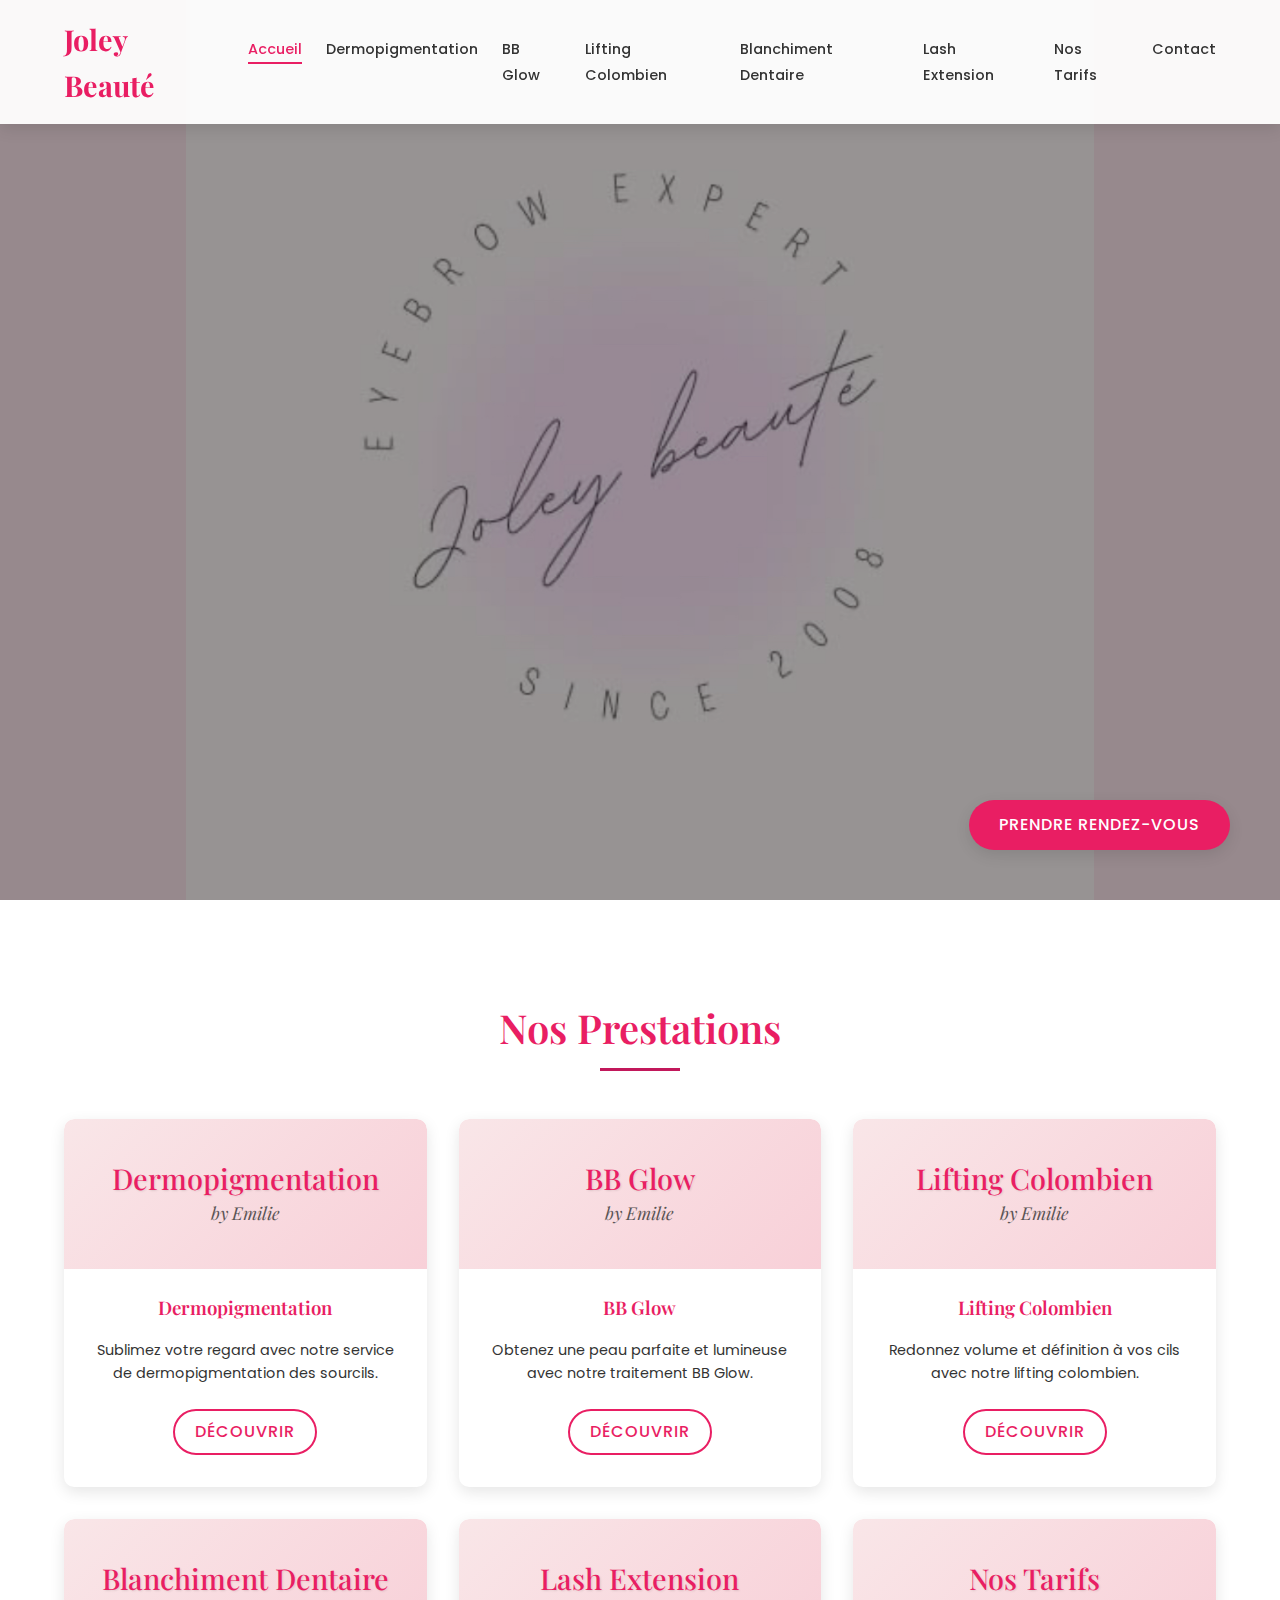
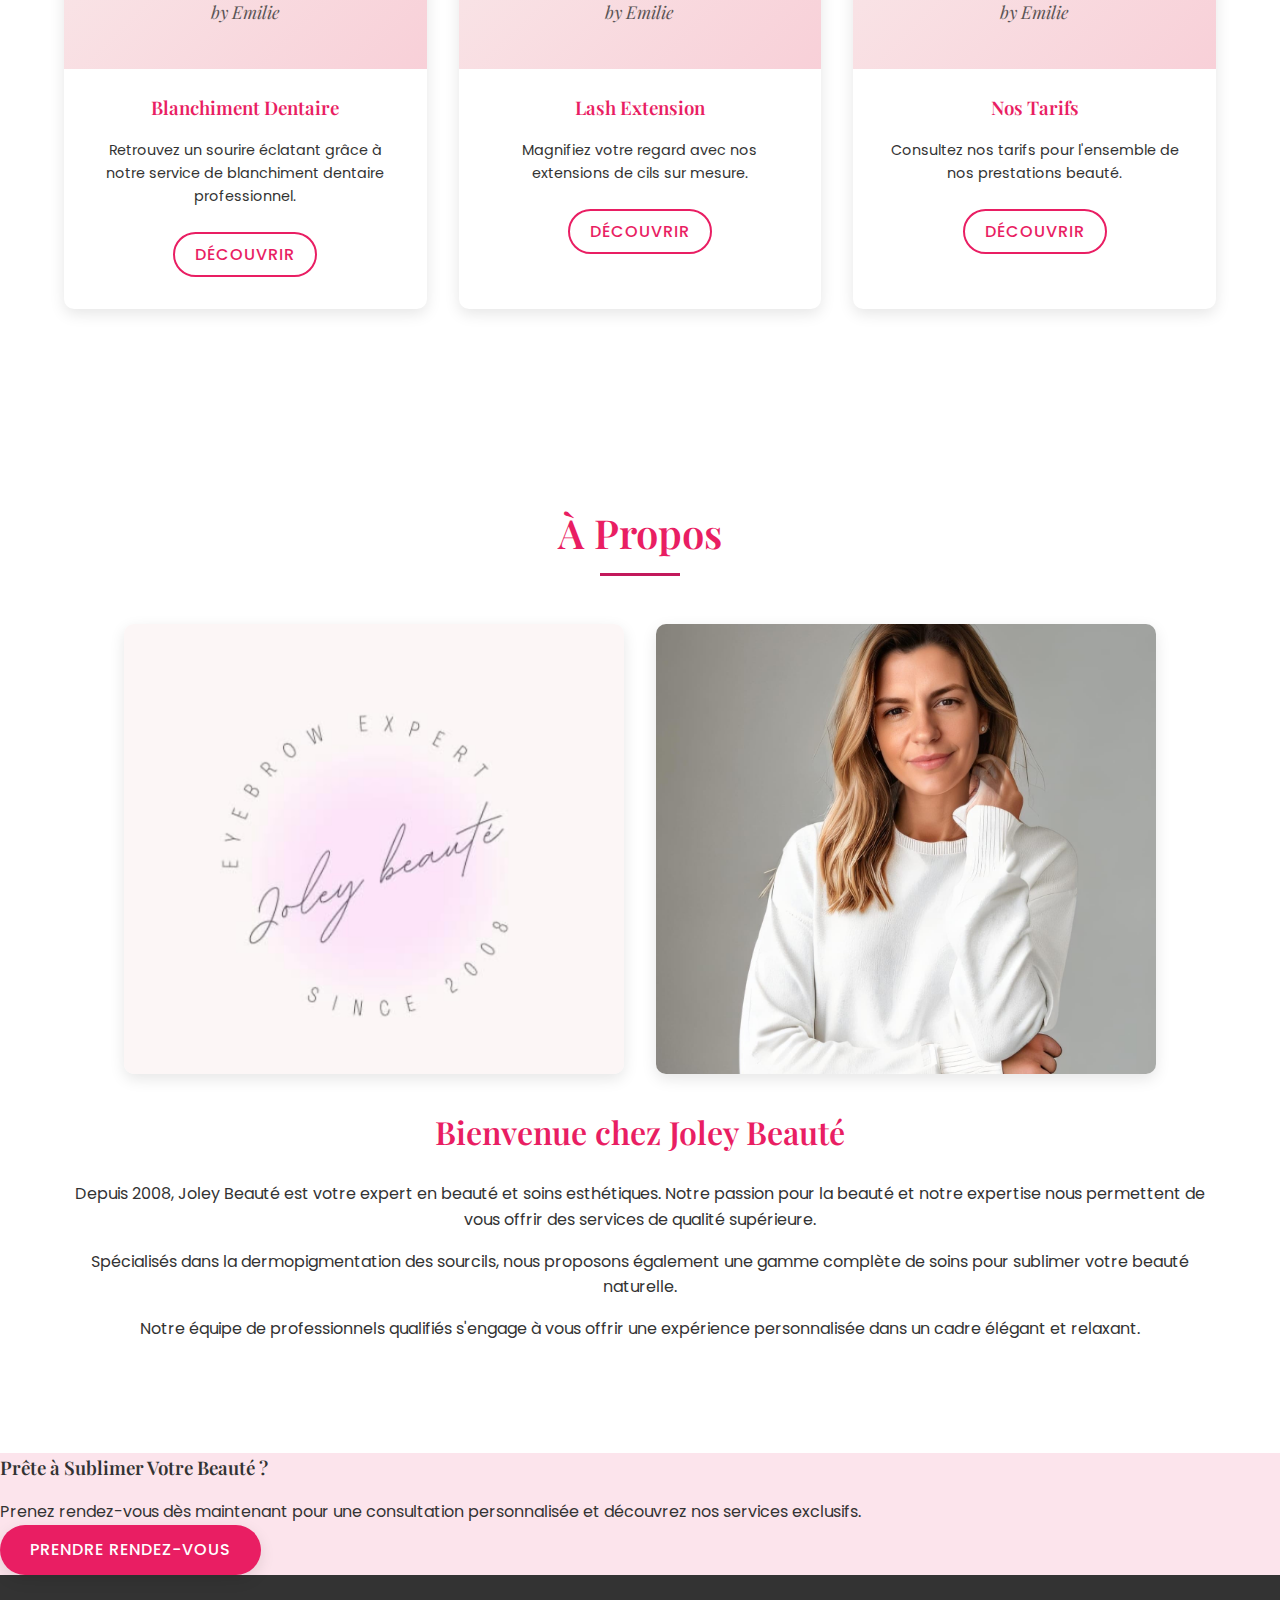
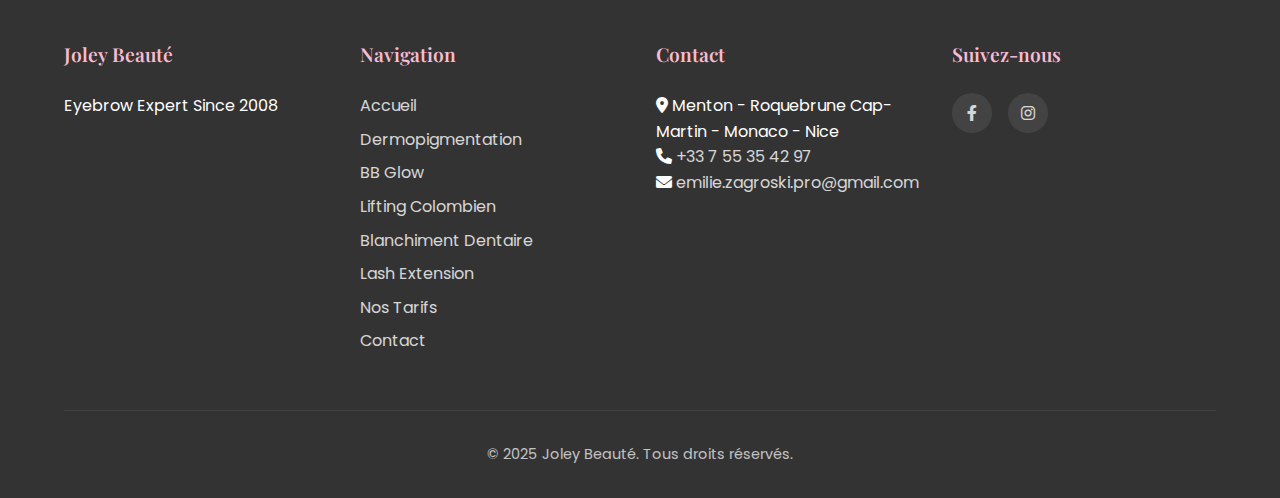
<file: index.html>
<!DOCTYPE html>
<html lang="fr">
<head>
    <meta charset="UTF-8">
    <meta name="viewport" content="width=device-width, initial-scale=1.0">
    <title>Joley Beauté - Eyebrow Expert Since 2008</title>
    <link rel="stylesheet" href="css/style.css">
    <link rel="stylesheet" href="css/service-pages.css">
    <link rel="stylesheet" href="https://cdnjs.cloudflare.com/ajax/libs/font-awesome/6.0.0/css/all.min.css">
    <link href="https://fonts.googleapis.com/css2?family=Playfair+Display:wght@400;500;600;700&family=Poppins:wght@300;400;500&display=swap" rel="stylesheet">
</head>
<body>
    <!-- Navigation -->
    <header>
        <nav class="navbar">
            <div class="logo">
                <a href="index.html">Joley Beauté</a>
            </div>
            <div class="menu-toggle">
                <span class="bar"></span>
                <span class="bar"></span>
                <span class="bar"></span>
            </div>
            <ul class="nav-menu">
                <li><a href="index.html" class="active">Accueil</a></li>
                <li><a href="dermopigmentation.html">Dermopigmentation</a></li>
                <li><a href="bb-glow.html">BB Glow</a></li>
                <li><a href="lifting-colombien.html">Lifting Colombien</a></li>
                <li><a href="blanchiment-dentaire.html">Blanchiment Dentaire</a></li>
                <li><a href="lash-extension.html">Lash Extension</a></li>
                <li><a href="tarifs.html">Nos Tarifs</a></li>
                <li><a href="contact.html">Contact</a></li>
            </ul>
        </nav>
    </header>

    <!-- Hero Section -->
    <section class="hero">
        <div class="btn-rdv-container">
            <a href="contact.html" class="btn">Prendre Rendez-vous</a>
        </div>
        <div class="video-container">
            <!-- Si une vidéo est disponible -->
            <!-- <video autoplay muted loop id="bg-video">
                <source src="assets/bg-video.mp4" type="video/mp4">
            </video> -->
            <!-- Sinon, utiliser une image -->
            <img src="assets/joley.jpg" alt="Joley Beauté" id="bg-image">
        </div>
    </section>

    <!-- Services Section -->
    <section class="services">
        <div class="section-title">
            <h2>Nos Prestations</h2>
            <div class="separator"></div>
        </div>
        <div class="services-container">
            <div class="service-box">
                <div class="service-title">
                    <div class="elegant-title-container">
                        <h2 class="elegant-title">Dermopigmentation</h2>
                        <span class="by-emilie">by Emilie</span>
                    </div>
                </div>
                <h3>Dermopigmentation</h3>
                <p>Sublimez votre regard avec notre service de dermopigmentation des sourcils.</p>
                <a href="dermopigmentation.html" class="btn-outline">Découvrir</a>
            </div>
            
            <div class="service-box">
                <div class="service-title">
                    <div class="elegant-title-container">
                        <h2 class="elegant-title">BB Glow</h2>
                        <span class="by-emilie">by Emilie</span>
                    </div>
                </div>
                <h3>BB Glow</h3>
                <p>Obtenez une peau parfaite et lumineuse avec notre traitement BB Glow.</p>
                <a href="bb-glow.html" class="btn-outline">Découvrir</a>
            </div>
            
            <div class="service-box">
                <div class="service-title">
                    <div class="elegant-title-container">
                        <h2 class="elegant-title">Lifting Colombien</h2>
                        <span class="by-emilie">by Emilie</span>
                    </div>
                </div>
                <h3>Lifting Colombien</h3>
                <p>Redonnez volume et définition à vos cils avec notre lifting colombien.</p>
                <a href="lifting-colombien.html" class="btn-outline">Découvrir</a>
            </div>
            
            <div class="service-box">
                <div class="service-title">
                    <div class="elegant-title-container">
                        <h2 class="elegant-title">Blanchiment Dentaire</h2>
                        <span class="by-emilie">by Emilie</span>
                    </div>
                </div>
                <h3>Blanchiment Dentaire</h3>
                <p>Retrouvez un sourire éclatant grâce à notre service de blanchiment dentaire professionnel.</p>
                <a href="blanchiment-dentaire.html" class="btn-outline">Découvrir</a>
            </div>
            
            <div class="service-box">
                <div class="service-title">
                    <div class="elegant-title-container">
                        <h2 class="elegant-title">Lash Extension</h2>
                        <span class="by-emilie">by Emilie</span>
                    </div>
                </div>
                <h3>Lash Extension</h3>
                <p>Magnifiez votre regard avec nos extensions de cils sur mesure.</p>
                <a href="lash-extension.html" class="btn-outline">Découvrir</a>
            </div>
            
            <div class="service-box">
                <div class="service-title">
                    <div class="elegant-title-container">
                        <h2 class="elegant-title">Nos Tarifs</h2>
                        <span class="by-emilie">by Emilie</span>
                    </div>
                </div>
                <h3>Nos Tarifs</h3>
                <p>Consultez nos tarifs pour l'ensemble de nos prestations beauté.</p>
                <a href="tarifs.html" class="btn-outline">Découvrir</a>
            </div>
        </div>
    </section>



    <!-- About Section -->
    <section class="about">
        <div class="section-title">
            <h2>À Propos</h2>
            <div class="separator"></div>
        </div>
        <div class="about-container">
            <div class="about-photos">
                <div class="about-image">
                    <img src="assets/about.jpg" alt="Joley Beauté">
                </div>
                <div class="owner-image">
                    <img src="assets/owner.JPG" alt="Emilie - Fondatrice de Joley Beauté">
                </div>
            </div>
            <div class="about-content">
                <h3>Bienvenue chez Joley Beauté</h3>
                <p>Depuis 2008, Joley Beauté est votre expert en beauté et soins esthétiques. Notre passion pour la beauté et notre expertise nous permettent de vous offrir des services de qualité supérieure.</p>
                <p>Spécialisés dans la dermopigmentation des sourcils, nous proposons également une gamme complète de soins pour sublimer votre beauté naturelle.</p>
                <p>Notre équipe de professionnels qualifiés s'engage à vous offrir une expérience personnalisée dans un cadre élégant et relaxant.</p>
            </div>
        </div>
    </section>

    <!-- Call to Action Section -->
    <section class="cta-section cta-section-styled">
        <div class="cta-content">
            <h3>Prête à Sublimer Votre Beauté ?</h3>
            <p>Prenez rendez-vous dès maintenant pour une consultation personnalisée et découvrez nos services exclusifs.</p>
            <a href="contact.html" class="btn">Prendre Rendez-vous</a>
        </div>
    </section>

    <!-- Footer -->
    <footer>
        <div class="footer-container">
            <div class="footer-section">
                <h4>Joley Beauté</h4>
                <p>Eyebrow Expert Since 2008</p>
            </div>
            <div class="footer-section">
                <h4>Navigation</h4>
                <ul>
                    <li><a href="index.html">Accueil</a></li>
                    <li><a href="dermopigmentation.html">Dermopigmentation</a></li>
                    <li><a href="bb-glow.html">BB Glow</a></li>
                    <li><a href="lifting-colombien.html">Lifting Colombien</a></li>
                    <li><a href="blanchiment-dentaire.html">Blanchiment Dentaire</a></li>
                    <li><a href="lash-extension.html">Lash Extension</a></li>
                    <li><a href="tarifs.html">Nos Tarifs</a></li>
                    <li><a href="contact.html">Contact</a></li>
                </ul>
            </div>
            <div class="footer-section">
                <h4>Contact</h4>
                <p><i class="fas fa-map-marker-alt"></i> Menton - Roquebrune Cap-Martin - Monaco - Nice</p>
                <p><i class="fas fa-phone"></i> <a href="tel:+33755354297">+33 7 55 35 42 97</a></p>
                <p><i class="fas fa-envelope"></i> <a href="mailto:emilie.zagroski.pro@gmail.com">emilie.zagroski.pro@gmail.com</a></p>
            </div>
            <div class="footer-section">
                <h4>Suivez-nous</h4>
                <div class="social-icons">
                    <a href="#" target="_blank" title="Suivez-nous sur Facebook"><i class="fab fa-facebook-f"></i></a>
                    <a href="https://www.instagram.com/joleybeaute?utm_source=ig_web_button_share_sheet&igsh=ZDNlZDc0MzIxNw==" target="_blank" rel="noopener" title="Suivez-nous sur Instagram"><i class="fab fa-instagram"></i></a>
                </div>
            </div>
        </div>
        <div class="copyright">
            <p>&copy; 2025 Joley Beauté. Tous droits réservés.</p>
        </div>
    </footer>

    <script src="js/script.js"></script>
</body>
</html>
</file>
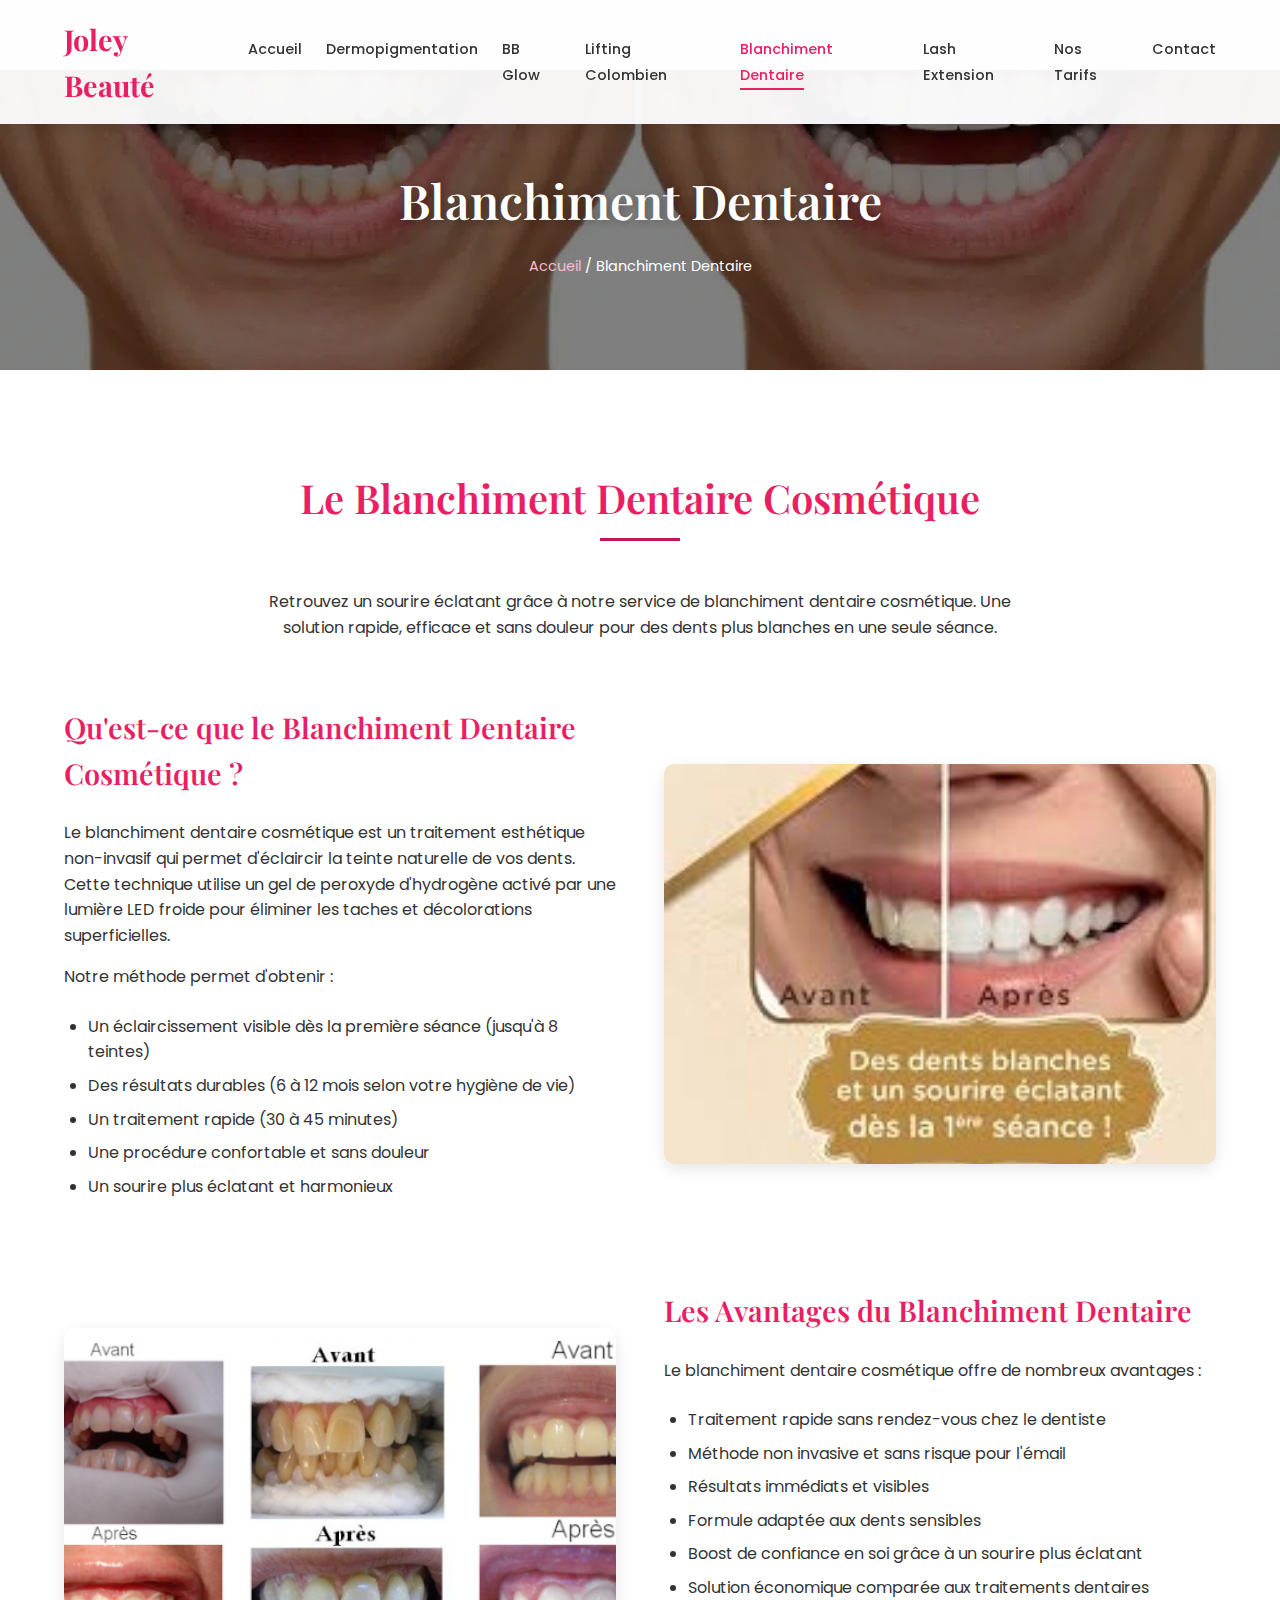
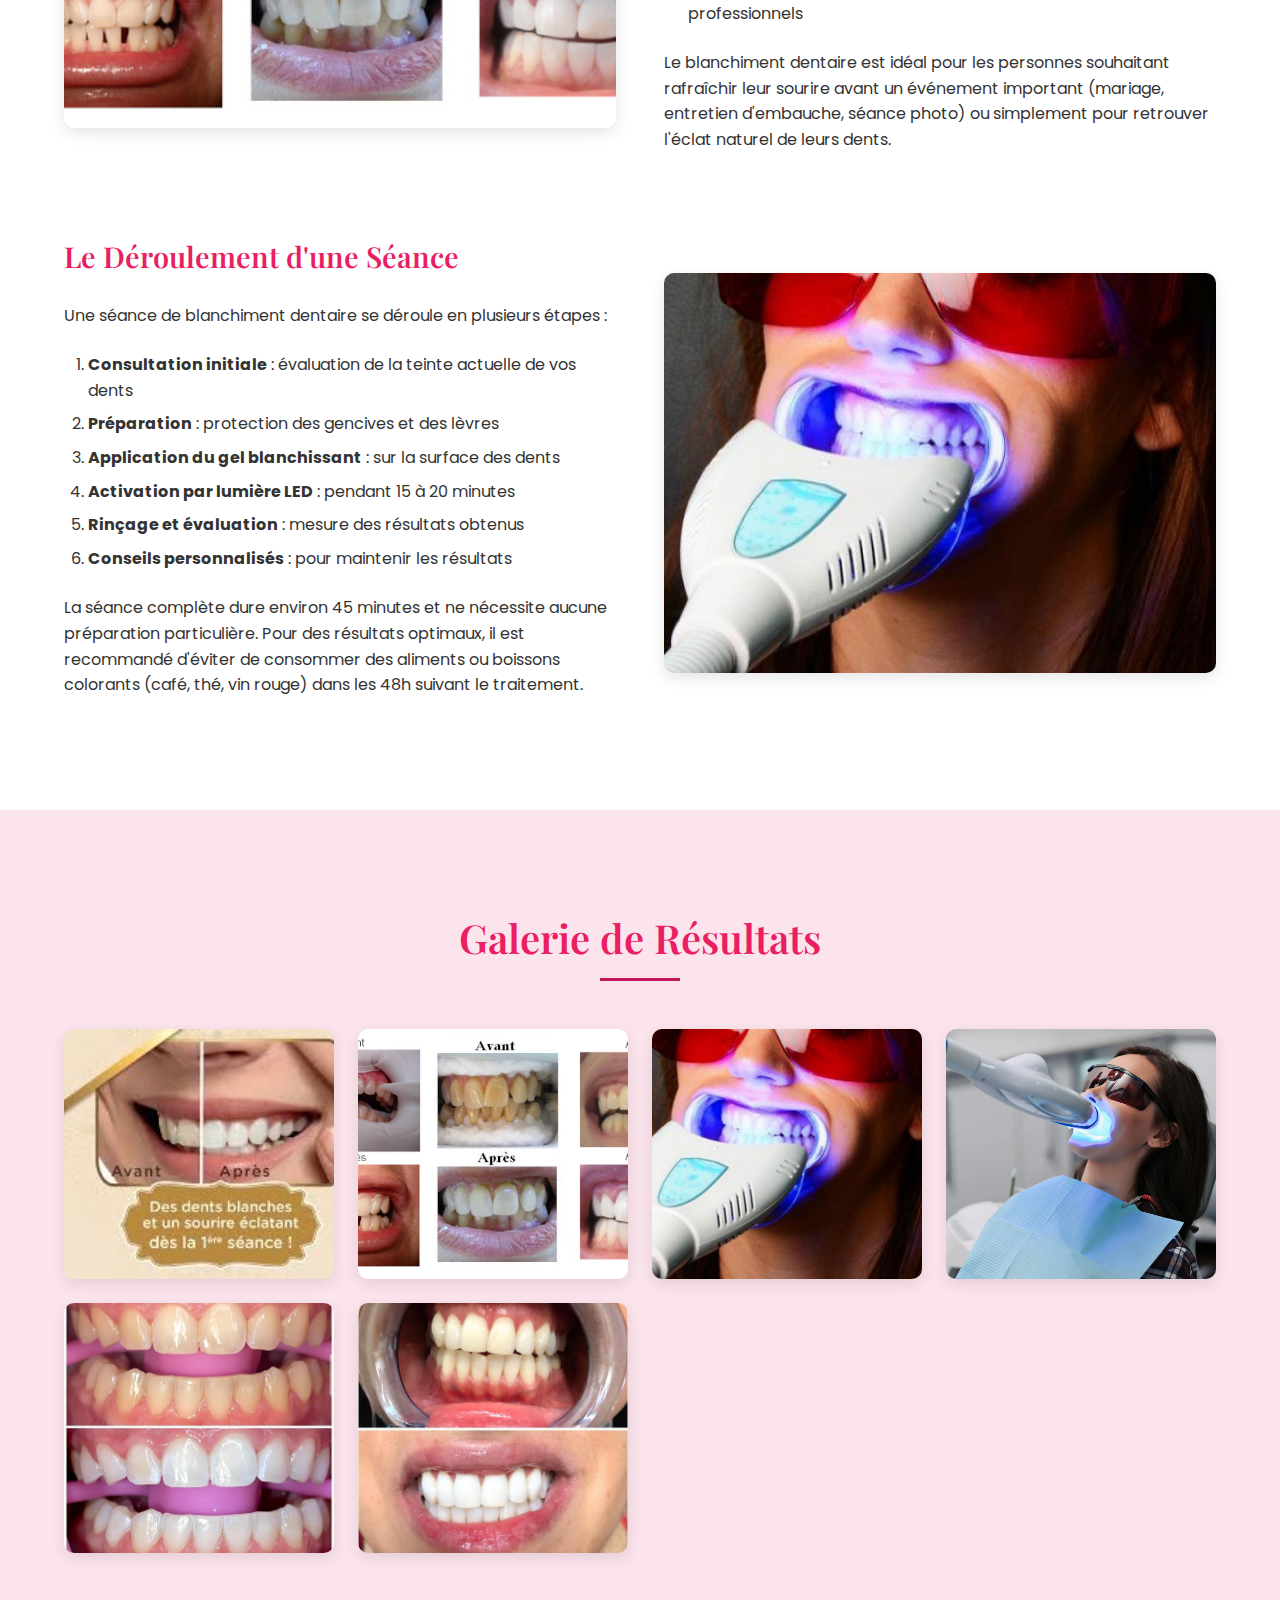
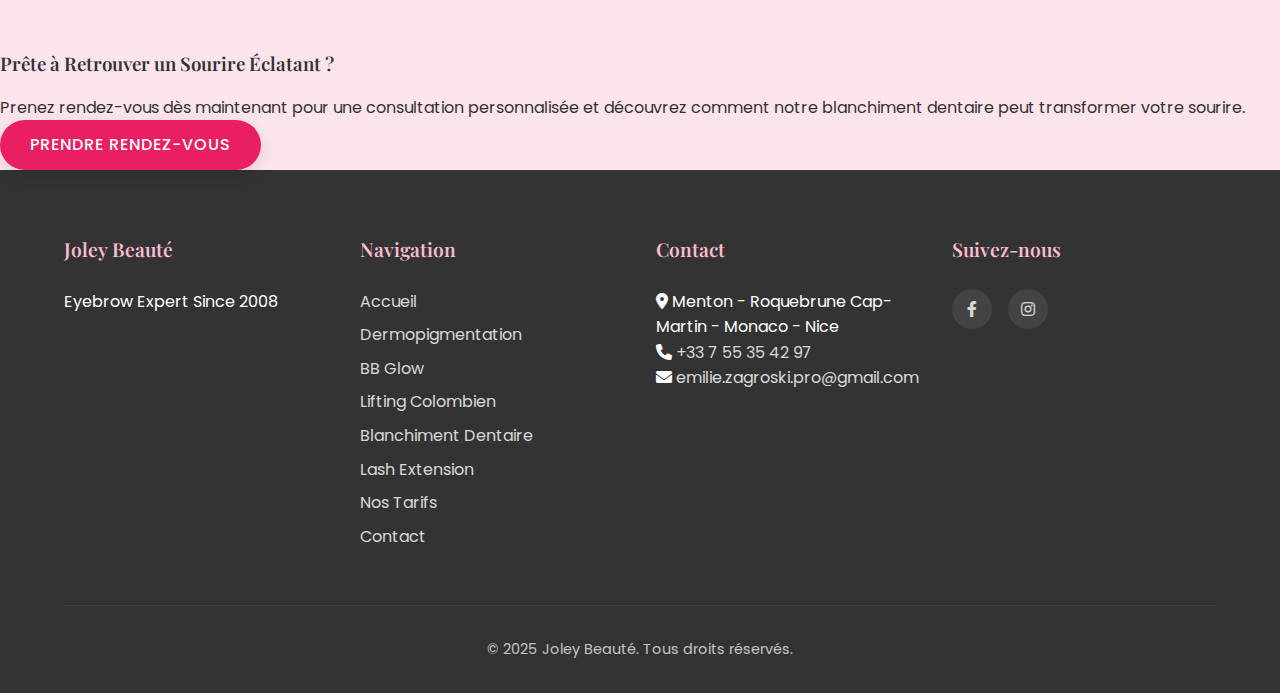
<file: blanchiment-dentaire.html>
<!DOCTYPE html>
<html lang="fr">
<head>
    <meta charset="UTF-8">
    <meta name="viewport" content="width=device-width, initial-scale=1.0">
    <title>Blanchiment Dentaire - Joley Beauté</title>
    <link rel="stylesheet" href="css/style.css">
    <link rel="stylesheet" href="css/service-pages.css">
    <link rel="stylesheet" href="https://cdnjs.cloudflare.com/ajax/libs/font-awesome/6.0.0/css/all.min.css">
    <link href="https://fonts.googleapis.com/css2?family=Playfair+Display:wght@400;500;600;700&family=Poppins:wght@300;400;500&display=swap" rel="stylesheet">
    <style>
        .page-banner {
            background-image: url('assets/blanchiment.jpg');
        }

        

    </style>
</head>
<body>
    <!-- Navigation -->
    <header>
        <nav class="navbar">
            <div class="logo">
                <a href="index.html">Joley Beauté</a>
            </div>
            <div class="menu-toggle">
                <span class="bar"></span>
                <span class="bar"></span>
                <span class="bar"></span>
            </div>
            <ul class="nav-menu">
                <li><a href="index.html">Accueil</a></li>
                <li><a href="dermopigmentation.html">Dermopigmentation</a></li>
                <li><a href="bb-glow.html">BB Glow</a></li>
                <li><a href="lifting-colombien.html">Lifting Colombien</a></li>
                <li><a href="blanchiment-dentaire.html" class="active">Blanchiment Dentaire</a></li>
                <li><a href="lash-extension.html">Lash Extension</a></li>
                <li><a href="tarifs.html">Nos Tarifs</a></li>
                <li><a href="contact.html">Contact</a></li>
            </ul>
        </nav>
    </header>

    <!-- Banner -->
    <section class="page-banner">
        <div class="banner-content">
            <h1>Blanchiment Dentaire</h1>
            <div class="breadcrumb">
                <a href="index.html">Accueil</a> / <span>Blanchiment Dentaire</span>
            </div>
        </div>
    </section>

    <!-- Service Introduction -->
    <section class="service-section">
        <div class="service-intro">
            <div class="section-title">
                <h2>Le Blanchiment Dentaire Cosmétique</h2>
                <div class="separator"></div>
            </div>
            <p>Retrouvez un sourire éclatant grâce à notre service de blanchiment dentaire cosmétique. Une solution rapide, efficace et sans douleur pour des dents plus blanches en une seule séance.</p>
        </div>
        
        <div class="service-content">
            <div class="service-description">
                <h3>Qu'est-ce que le Blanchiment Dentaire Cosmétique ?</h3>
                <p>Le blanchiment dentaire cosmétique est un traitement esthétique non-invasif qui permet d'éclaircir la teinte naturelle de vos dents. Cette technique utilise un gel de peroxyde d'hydrogène activé par une lumière LED froide pour éliminer les taches et décolorations superficielles.</p>
                <p>Notre méthode permet d'obtenir :</p>
                <ul>
                    <li>Un éclaircissement visible dès la première séance (jusqu'à 8 teintes)</li>
                    <li>Des résultats durables (6 à 12 mois selon votre hygiène de vie)</li>
                    <li>Un traitement rapide (30 à 45 minutes)</li>
                    <li>Une procédure confortable et sans douleur</li>
                    <li>Un sourire plus éclatant et harmonieux</li>
                </ul>
            </div>
            <div class="service-image">
                <img src="assets/blanchiment1.jpg" alt="Blanchiment Dentaire">
            </div>
        </div>
        
        <div class="service-content" style="margin-top: 4rem;">
            <div class="service-image">
                <img src="assets/blanchiment2.JPG" alt="Résultats Blanchiment Dentaire">
            </div>
            <div class="service-description">
                <h3>Les Avantages du Blanchiment Dentaire</h3>
                <p>Le blanchiment dentaire cosmétique offre de nombreux avantages :</p>
                <ul>
                    <li>Traitement rapide sans rendez-vous chez le dentiste</li>
                    <li>Méthode non invasive et sans risque pour l'émail</li>
                    <li>Résultats immédiats et visibles</li>
                    <li>Formule adaptée aux dents sensibles</li>
                    <li>Boost de confiance en soi grâce à un sourire plus éclatant</li>
                    <li>Solution économique comparée aux traitements dentaires professionnels</li>
                </ul>
                <p>Le blanchiment dentaire est idéal pour les personnes souhaitant rafraîchir leur sourire avant un événement important (mariage, entretien d'embauche, séance photo) ou simplement pour retrouver l'éclat naturel de leurs dents.</p>
            </div>
        </div>
        
        <div class="service-content" style="margin-top: 4rem;">
            <div class="service-description">
                <h3>Le Déroulement d'une Séance</h3>
                <p>Une séance de blanchiment dentaire se déroule en plusieurs étapes :</p>
                <ol>
                    <li><strong>Consultation initiale</strong> : évaluation de la teinte actuelle de vos dents</li>
                    <li><strong>Préparation</strong> : protection des gencives et des lèvres</li>
                    <li><strong>Application du gel blanchissant</strong> : sur la surface des dents</li>
                    <li><strong>Activation par lumière LED</strong> : pendant 15 à 20 minutes</li>
                    <li><strong>Rinçage et évaluation</strong> : mesure des résultats obtenus</li>
                    <li><strong>Conseils personnalisés</strong> : pour maintenir les résultats</li>
                </ol>
                <p>La séance complète dure environ 45 minutes et ne nécessite aucune préparation particulière. Pour des résultats optimaux, il est recommandé d'éviter de consommer des aliments ou boissons colorants (café, thé, vin rouge) dans les 48h suivant le traitement.</p>
            </div>
            <div class="service-image">
                <img src="assets/blanchiment3.JPG" alt="Processus Blanchiment Dentaire">
            </div>
        </div>
    </section>

    <!-- Gallery Section -->
    <section class="service-gallery">
        <div class="section-title">
            <h2>Galerie de Résultats</h2>
            <div class="separator"></div>
        </div>
        <div class="gallery-container">
            <div class="gallery-item">
                <img src="assets/blanchiment1.jpg" alt="Blanchiment Dentaire Résultat">
            </div>
            <div class="gallery-item">
                <img src="assets/blanchiment2.JPG" alt="Blanchiment Dentaire Résultat">
            </div>
            <div class="gallery-item">
                <img src="assets/blanchiment3.JPG" alt="Blanchiment Dentaire Résultat">
            </div>
            <div class="gallery-item">
                <img src="assets/blanchiment4.jpg" alt="Blanchiment Dentaire Résultat">
            </div>
            <div class="gallery-item">
                <img src="assets/blanchiment5.jpg" alt="Blanchiment Dentaire Résultat">
            </div>
            <div class="gallery-item">
                <img src="assets/blanchiment6.jpg" alt="Blanchiment Dentaire Résultat">
            </div>
        </div>
    </section>

    <!-- Call to Action Section -->
    <section class="cta-section" style="background-color: var(--light-bg); color: var(--text-color);">
        <div class="cta-content">
            <h3>Prête à Retrouver un Sourire Éclatant ?</h3>
            <p>Prenez rendez-vous dès maintenant pour une consultation personnalisée et découvrez comment notre blanchiment dentaire peut transformer votre sourire.</p>
            <a href="contact.html" class="btn">Prendre Rendez-vous</a>
        </div>
    </section>

    <!-- Footer -->
    <footer>
        <div class="footer-container">
            <div class="footer-section">
                <h4>Joley Beauté</h4>
                <p>Eyebrow Expert Since 2008</p>
            </div>
            <div class="footer-section">
                <h4>Navigation</h4>
                <ul>
                    <li><a href="index.html">Accueil</a></li>
                    <li><a href="dermopigmentation.html">Dermopigmentation</a></li>
                    <li><a href="bb-glow.html">BB Glow</a></li>
                    <li><a href="lifting-colombien.html">Lifting Colombien</a></li>
                    <li><a href="blanchiment-dentaire.html">Blanchiment Dentaire</a></li>
                    <li><a href="lash-extension.html">Lash Extension</a></li>
                    <li><a href="tarifs.html">Nos Tarifs</a></li>
                    <li><a href="contact.html">Contact</a></li>
                </ul>
            </div>
            <div class="footer-section">
                <h4>Contact</h4>
                <p><i class="fas fa-map-marker-alt"></i> Menton - Roquebrune Cap-Martin - Monaco - Nice</p>
                <p><i class="fas fa-phone"></i> <a href="tel:+33755354297">+33 7 55 35 42 97</a></p>
                <p><i class="fas fa-envelope"></i> <a href="mailto:emilie.zagroski.pro@gmail.com">emilie.zagroski.pro@gmail.com</a></p>
            </div>
            <div class="footer-section">
                <h4>Suivez-nous</h4>
                <div class="social-icons">
                    <a href="#" target="_blank"><i class="fab fa-facebook-f"></i></a>
                    <a href="https://www.instagram.com/joleybeaute?utm_source=ig_web_button_share_sheet&igsh=ZDNlZDc0MzIxNw==" target="_blank"><i class="fab fa-instagram"></i></a>
                </div>
            </div>
        </div>
        <div class="copyright">
            <p>&copy; 2025 Joley Beauté. Tous droits réservés.</p>
        </div>
    </footer>

    <script src="js/script.js"></script>
</body>
</html>
</file>
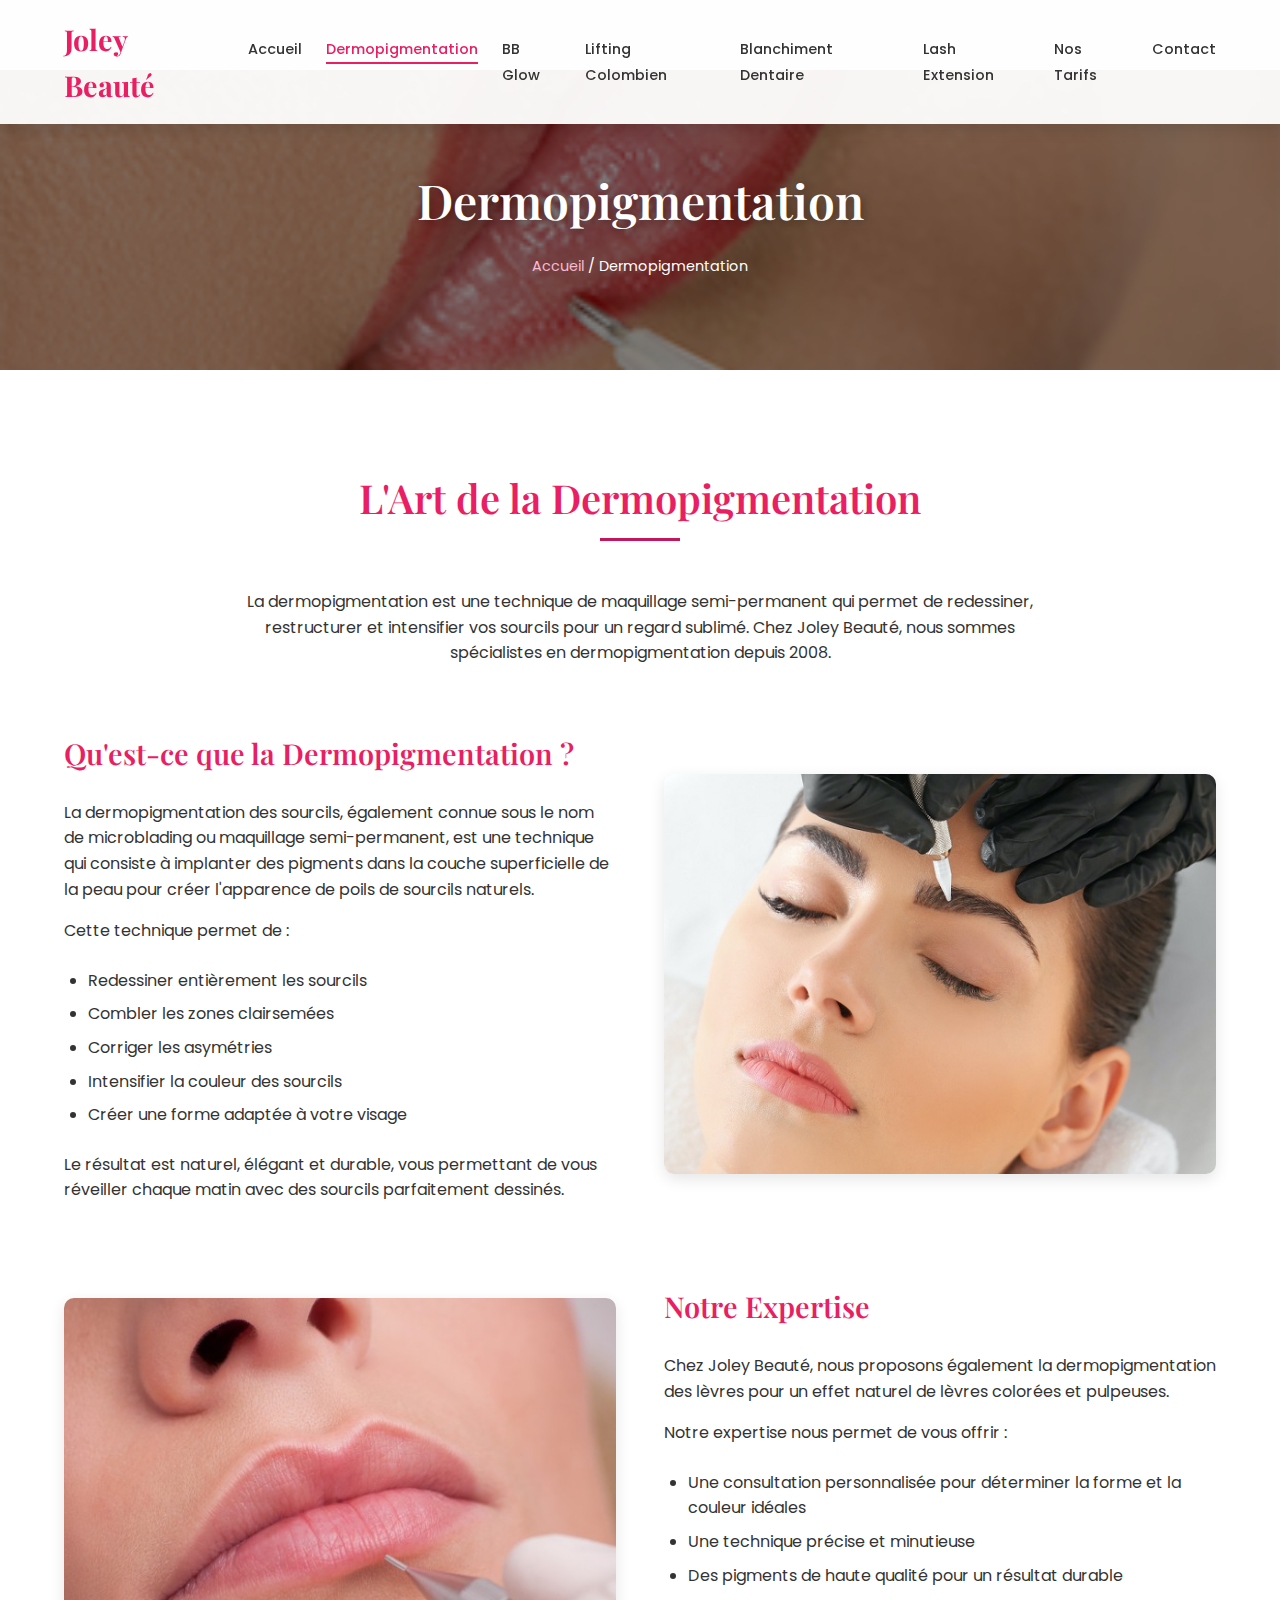
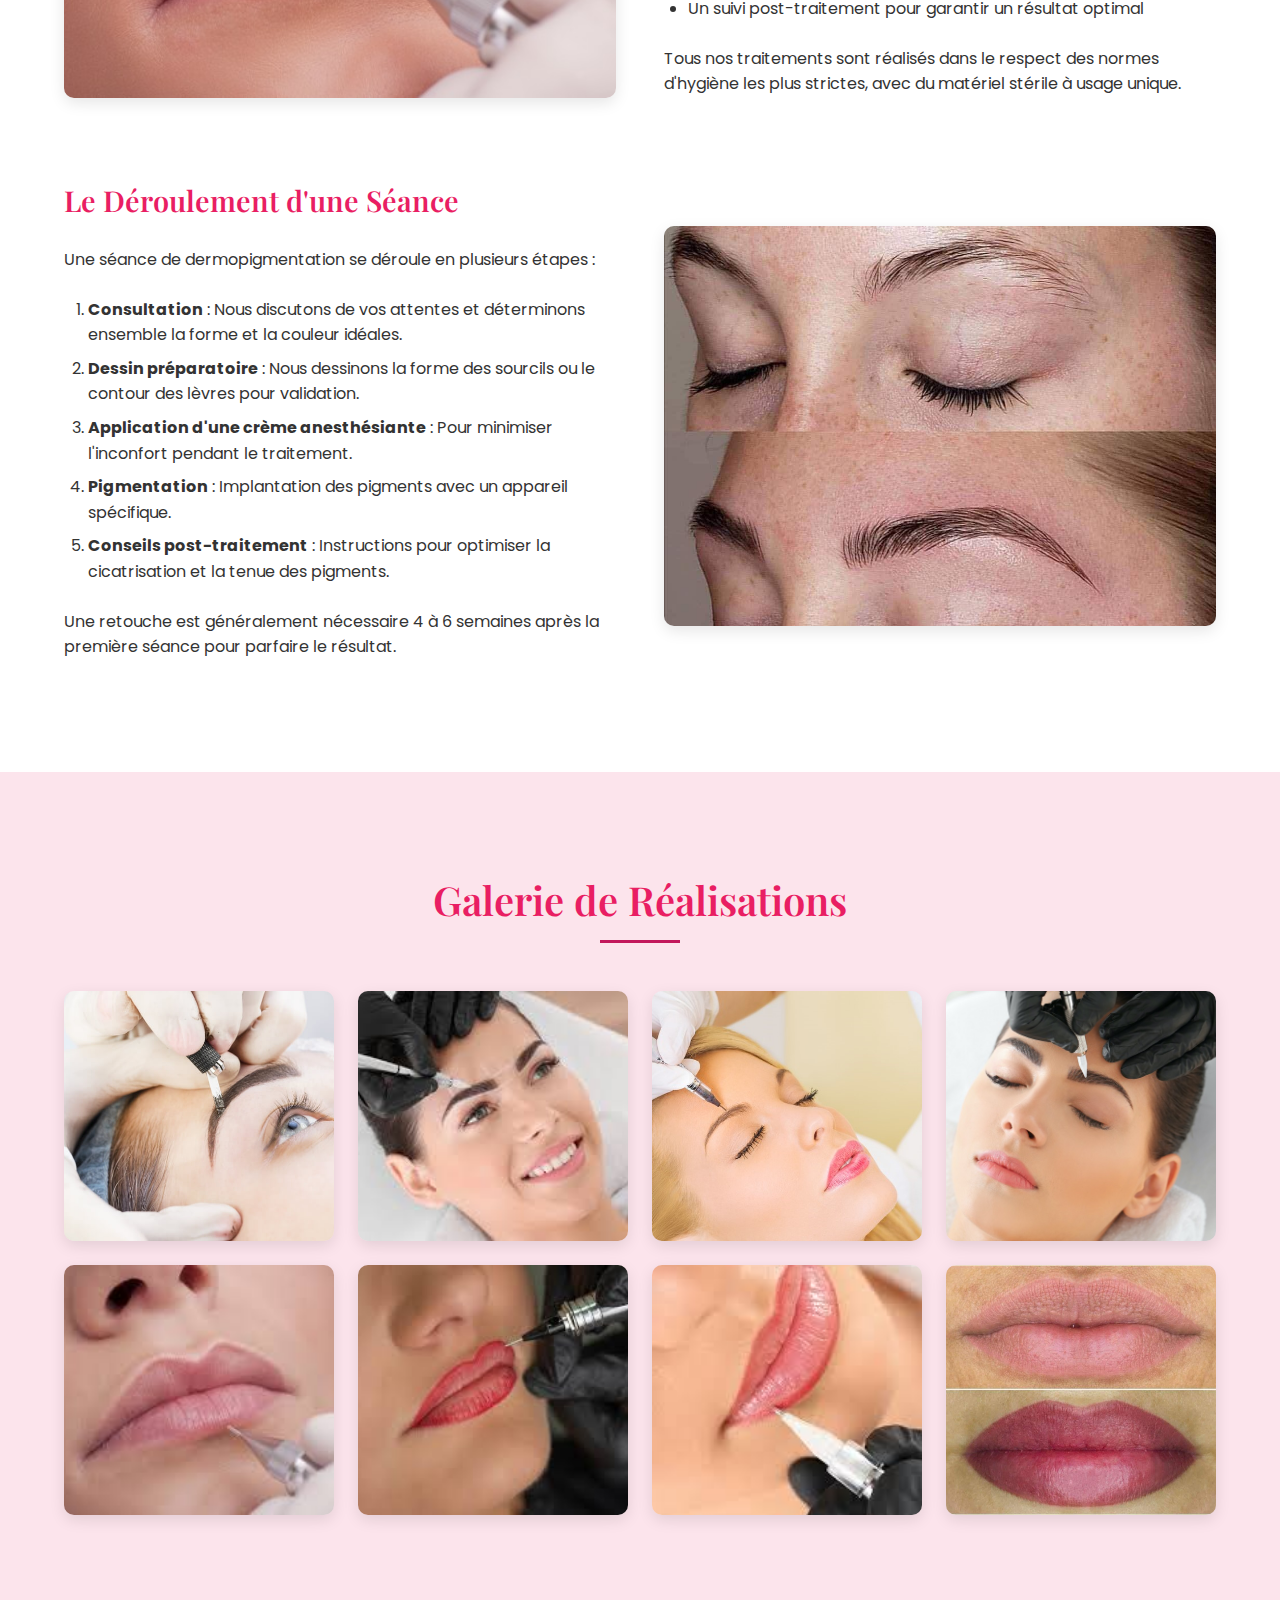
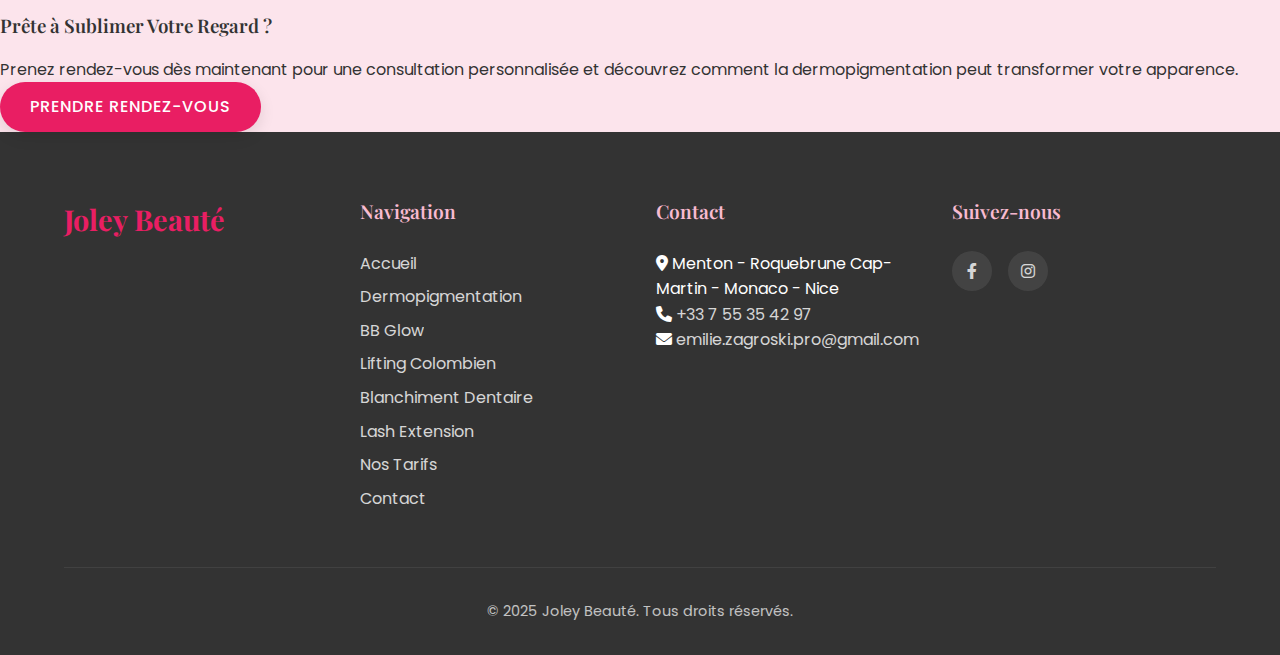
<file: dermopigmentation.html>
<!DOCTYPE html>
<html lang="fr">
<head>
    <meta charset="UTF-8">
    <meta name="viewport" content="width=device-width, initial-scale=1.0">
    <title>Dermopigmentation - Joley Beauté</title>
    <link rel="stylesheet" href="css/style.css">
    <link rel="stylesheet" href="css/service-pages.css">
    <link rel="stylesheet" href="https://cdnjs.cloudflare.com/ajax/libs/font-awesome/6.0.0/css/all.min.css">
    <link href="https://fonts.googleapis.com/css2?family=Playfair+Display:wght@400;500;600;700&family=Poppins:wght@300;400;500&display=swap" rel="stylesheet">
    <style>
        .page-banner {
            background-image: url('assets/dermolevres2.JPG');
        }
        

    </style>
</head>
<body>
    <!-- Navigation -->
    <header>
        <nav class="navbar">
            <div class="logo">
                <a href="index.html">Joley Beauté</a>
            </div>
            <div class="menu-toggle">
                <span class="bar"></span>
                <span class="bar"></span>
                <span class="bar"></span>
            </div>
            <ul class="nav-menu">
                <li><a href="index.html">Accueil</a></li>
                <li><a href="dermopigmentation.html" class="active">Dermopigmentation</a></li>
                <li><a href="bb-glow.html">BB Glow</a></li>
                <li><a href="lifting-colombien.html">Lifting Colombien</a></li>
                <li><a href="blanchiment-dentaire.html">Blanchiment Dentaire</a></li>
                <li><a href="lash-extension.html">Lash Extension</a></li>
                <li><a href="tarifs.html">Nos Tarifs</a></li>
                <li><a href="contact.html">Contact</a></li>
            </ul>
        </nav>
    </header>

    <!-- Page Banner -->
    <section class="page-banner">
        <div class="banner-content">
            <h1>Dermopigmentation</h1>
            <div class="breadcrumb">
                <a href="index.html">Accueil</a> / <span>Dermopigmentation</span>
            </div>
        </div>
    </section>

    <!-- Service Introduction -->
    <section class="service-section">
        <div class="service-intro">
            <div class="section-title">
                <h2>L'Art de la Dermopigmentation</h2>
                <div class="separator"></div>
            </div>
            <p>La dermopigmentation est une technique de maquillage semi-permanent qui permet de redessiner, restructurer et intensifier vos sourcils pour un regard sublimé. Chez Joley Beauté, nous sommes spécialistes en dermopigmentation depuis 2008.</p>
        </div>
        
        <div class="service-content">
            <div class="service-description">
                <h3>Qu'est-ce que la Dermopigmentation ?</h3>
                <p>La dermopigmentation des sourcils, également connue sous le nom de microblading ou maquillage semi-permanent, est une technique qui consiste à implanter des pigments dans la couche superficielle de la peau pour créer l'apparence de poils de sourcils naturels.</p>
                <p>Cette technique permet de :</p>
                <ul>
                    <li>Redessiner entièrement les sourcils</li>
                    <li>Combler les zones clairsemées</li>
                    <li>Corriger les asymétries</li>
                    <li>Intensifier la couleur des sourcils</li>
                    <li>Créer une forme adaptée à votre visage</li>
                </ul>
                <p>Le résultat est naturel, élégant et durable, vous permettant de vous réveiller chaque matin avec des sourcils parfaitement dessinés.</p>
            </div>
            <div class="service-image">
                <img src="assets/dermosourcils2.JPG" alt="Dermopigmentation des sourcils">
            </div>
        </div>
        
        <div class="service-content" style="margin-top: 4rem;">
            <div class="service-image">
                <img src="assets/dermolevres1.JPG" alt="Dermopigmentation des lèvres">
            </div>
            <div class="service-description">
                <h3>Notre Expertise</h3>
                <p>Chez Joley Beauté, nous proposons également la dermopigmentation des lèvres pour un effet naturel de lèvres colorées et pulpeuses.</p>
                <p>Notre expertise nous permet de vous offrir :</p>
                <ul>
                    <li>Une consultation personnalisée pour déterminer la forme et la couleur idéales</li>
                    <li>Une technique précise et minutieuse</li>
                    <li>Des pigments de haute qualité pour un résultat durable</li>
                    <li>Un suivi post-traitement pour garantir un résultat optimal</li>
                </ul>
                <p>Tous nos traitements sont réalisés dans le respect des normes d'hygiène les plus strictes, avec du matériel stérile à usage unique.</p>
            </div>
        </div>
        
        <div class="service-content" style="margin-top: 4rem;">
            <div class="service-description">
                <h3>Le Déroulement d'une Séance</h3>
                <p>Une séance de dermopigmentation se déroule en plusieurs étapes :</p>
                <ol>
                    <li><strong>Consultation</strong> : Nous discutons de vos attentes et déterminons ensemble la forme et la couleur idéales.</li>
                    <li><strong>Dessin préparatoire</strong> : Nous dessinons la forme des sourcils ou le contour des lèvres pour validation.</li>
                    <li><strong>Application d'une crème anesthésiante</strong> : Pour minimiser l'inconfort pendant le traitement.</li>
                    <li><strong>Pigmentation</strong> : Implantation des pigments avec un appareil spécifique.</li>
                    <li><strong>Conseils post-traitement</strong> : Instructions pour optimiser la cicatrisation et la tenue des pigments.</li>
                </ol>
                <p>Une retouche est généralement nécessaire 4 à 6 semaines après la première séance pour parfaire le résultat.</p>
            </div>
            <div class="service-image">
                <img src="assets/dermosourcils7.JPG" alt="Processus de dermopigmentation">
            </div>
        </div>
    </section>

    <!-- Gallery Section -->
    <section class="service-gallery">
        <div class="section-title">
            <h2>Galerie de Réalisations</h2>
            <div class="separator"></div>
        </div>
        <div class="gallery-container">
            <div class="gallery-item">
                <img src="assets/dermosourcils1.JPG" alt="Dermopigmentation Sourcils">
            </div>
            <div class="gallery-item">
                <img src="assets/dermosourcils3.JPG" alt="Dermopigmentation Sourcils">
            </div>
            <div class="gallery-item">
                <img src="assets/dermosourcils4.JPG" alt="Dermopigmentation Sourcils">
            </div>
            <div class="gallery-item">
                <img src="assets/dermosourcils2.JPG" alt="Dermopigmentation Sourcils">
            </div>
            <div class="gallery-item">
                <img src="assets/dermolevres3.JPG" alt="Dermopigmentation Lèvres">
            </div>
            <div class="gallery-item">
                <img src="assets/dermolevres4.JPG" alt="Dermopigmentation Lèvres">
            </div>
            <div class="gallery-item">
                <img src="assets/dermolevres5.JPG" alt="Dermopigmentation Lèvres">
            </div>
            <div class="gallery-item">
                <img src="assets/dermolevres8.JPG" alt="Dermopigmentation Lèvres">
            </div>
        </div>
    </section>

    <!-- Call to Action Section -->
    <section class="cta-section" style="background-color: var(--light-bg); color: var(--text-color);">
        <div class="cta-content">
            <h3>Prête à Sublimer Votre Regard ?</h3>
            <p>Prenez rendez-vous dès maintenant pour une consultation personnalisée et découvrez comment la dermopigmentation peut transformer votre apparence.</p>
            <a href="contact.html" class="btn">Prendre Rendez-vous</a>
        </div>
    </section>

    <!-- Footer -->
    <footer>
        <div class="footer-container">
            <div class="logo">
                <a href="index.html">Joley Beauté</a>
            </div>
            <div class="footer-section">
                <h4>Navigation</h4>
                <ul>
                    <li><a href="index.html">Accueil</a></li>
                    <li><a href="dermopigmentation.html">Dermopigmentation</a></li>
                    <li><a href="bb-glow.html">BB Glow</a></li>
                    <li><a href="lifting-colombien.html">Lifting Colombien</a></li>
                    <li><a href="blanchiment-dentaire.html">Blanchiment Dentaire</a></li>
                    <li><a href="lash-extension.html">Lash Extension</a></li>
                    <li><a href="tarifs.html">Nos Tarifs</a></li>
                    <li><a href="contact.html">Contact</a></li>
                </ul>
            </div>
            <div class="footer-section">
                <h4>Contact</h4>
                <p><i class="fas fa-map-marker-alt"></i> Menton - Roquebrune Cap-Martin - Monaco - Nice</p>
                <p><i class="fas fa-phone"></i> <a href="tel:+33755354297">+33 7 55 35 42 97</a></p>
                <p><i class="fas fa-envelope"></i> <a href="mailto:emilie.zagroski.pro@gmail.com">emilie.zagroski.pro@gmail.com</a></p>
            </div>
            <div class="footer-section">
                <h4>Suivez-nous</h4>
                <div class="social-icons">
                    <a href="#" target="_blank"><i class="fab fa-facebook-f"></i></a>
                    <a href="https://www.instagram.com/joleybeaute?utm_source=ig_web_button_share_sheet&igsh=ZDNlZDc0MzIxNw==" target="_blank"><i class="fab fa-instagram"></i></a>
                </div>
            </div>
        </div>
        <div class="copyright">
            <p>&copy; 2025 Joley Beauté. Tous droits réservés.</p>
        </div>
    </footer>

    <script src="js/script.js"></script>
</body>
</html>
</file>
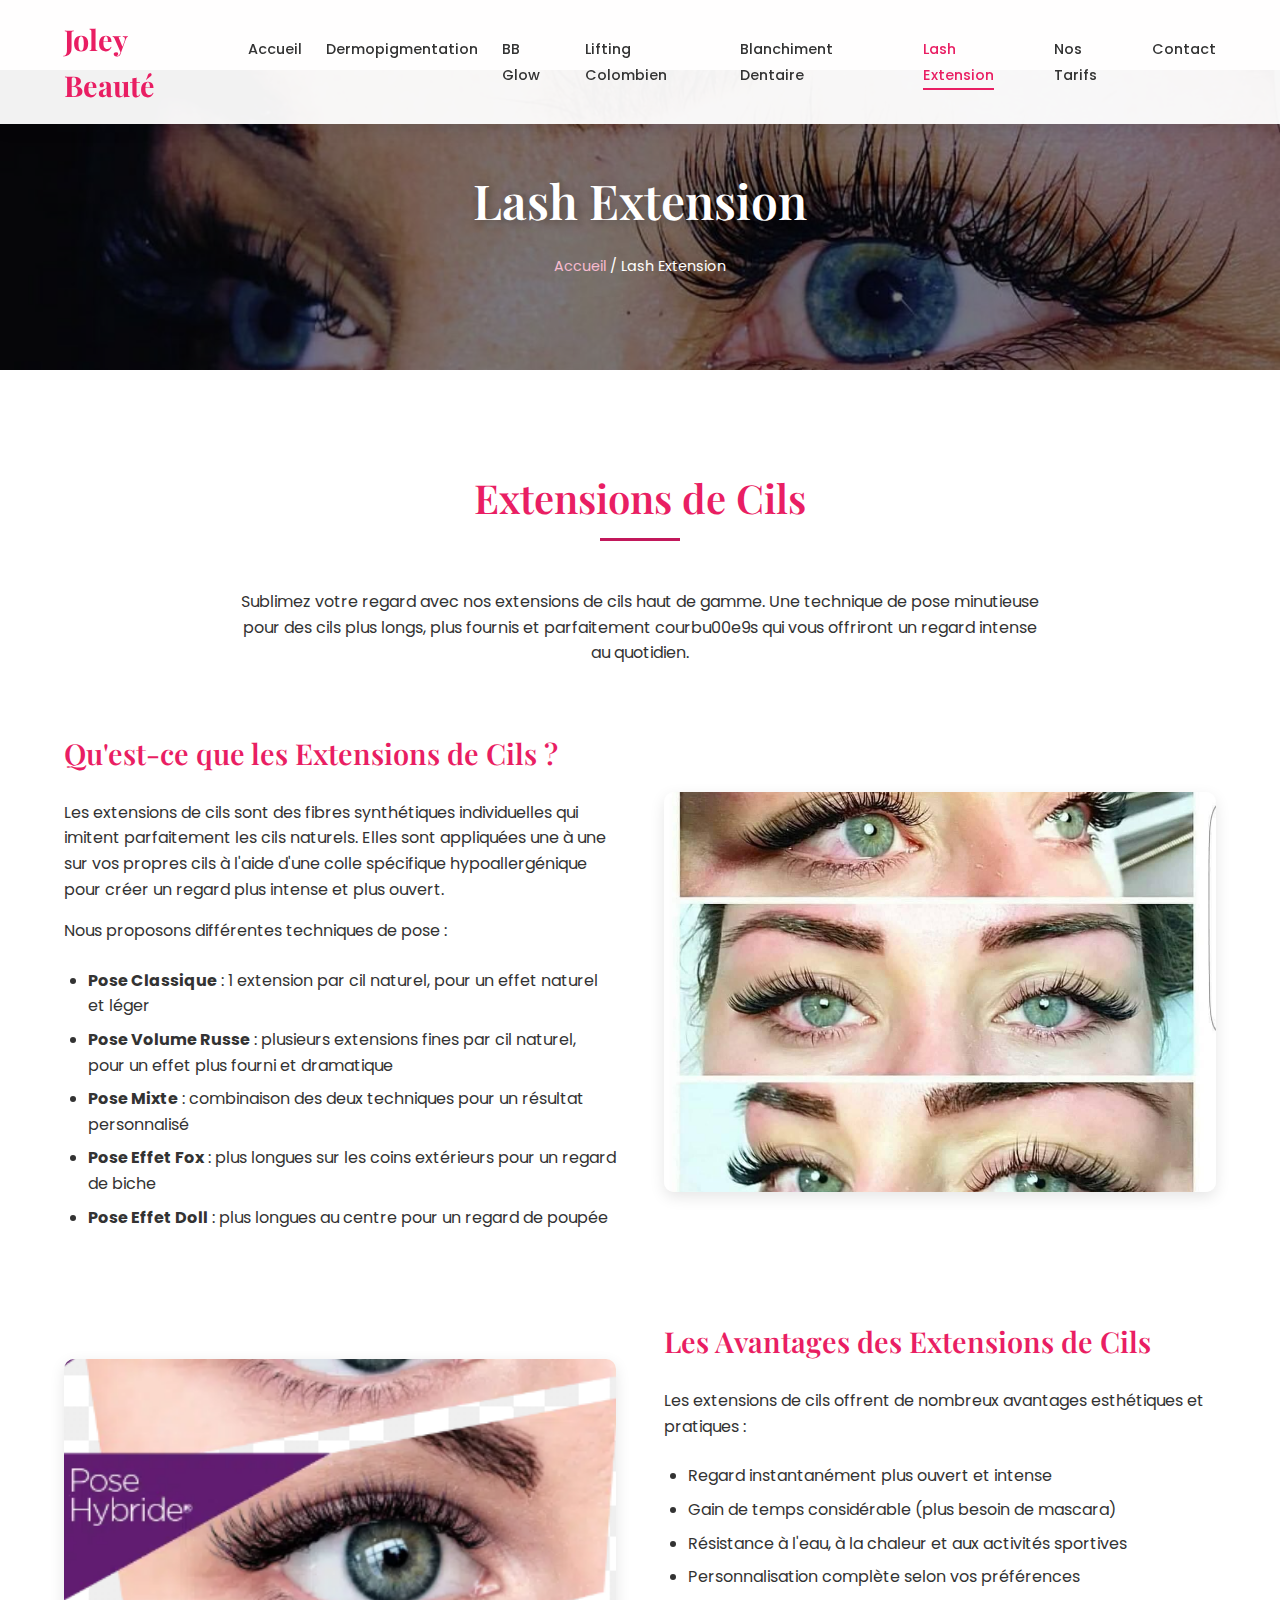
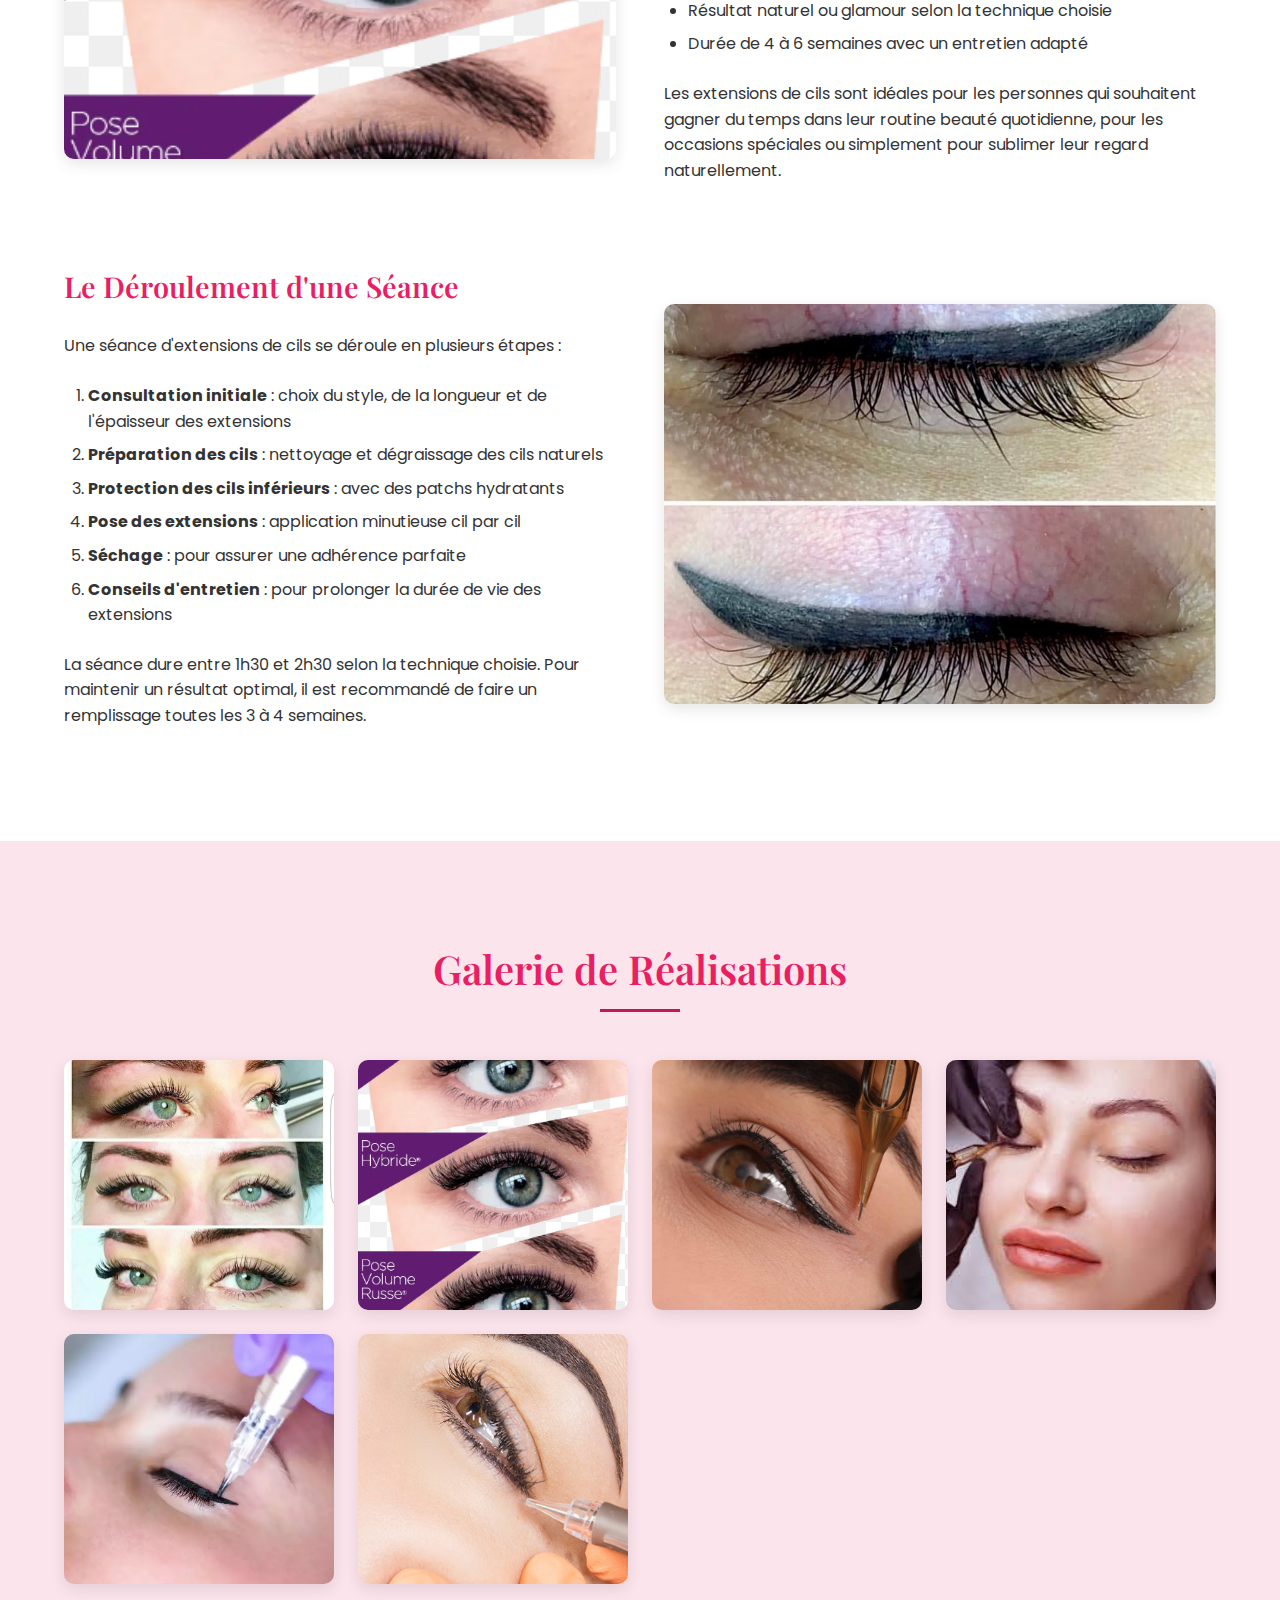
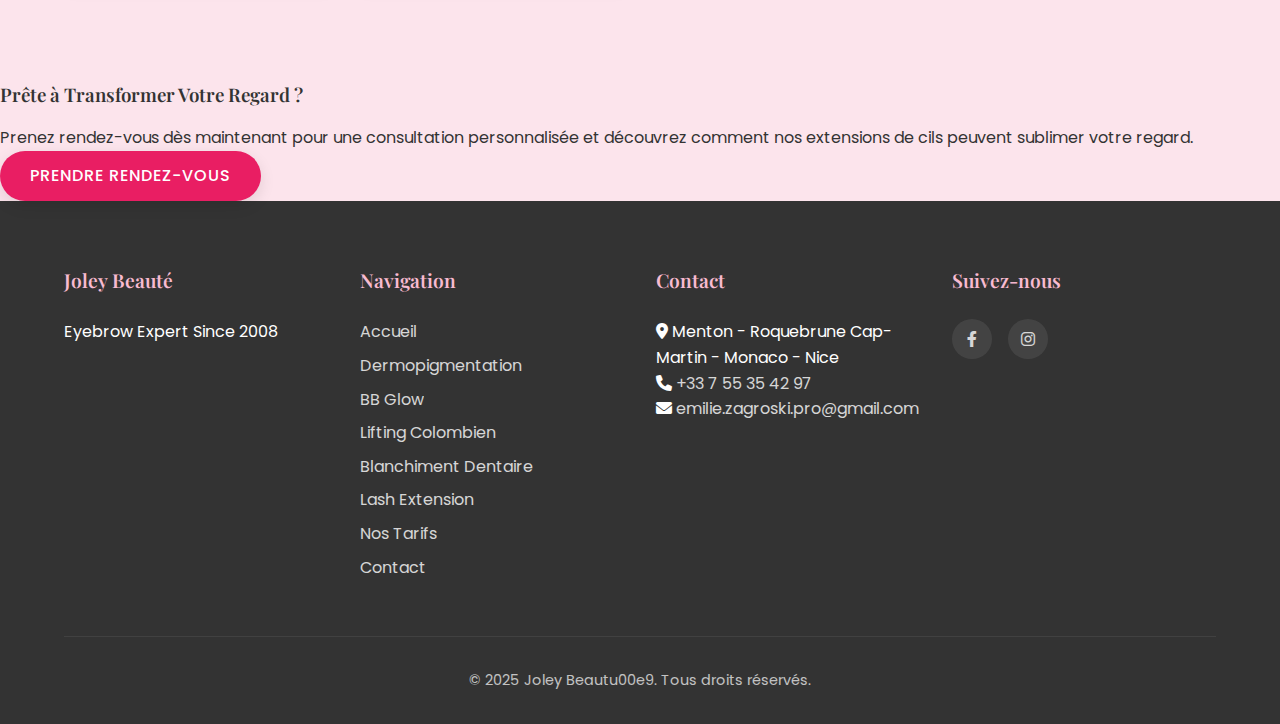
<file: lash-extension.html>
<!DOCTYPE html>
<html lang="fr">
<head>
    <meta charset="UTF-8">
    <meta name="viewport" content="width=device-width, initial-scale=1.0">
    <title>Lash Extension - Joley Beauté</title>
    <link rel="stylesheet" href="css/style.css">
    <link rel="stylesheet" href="css/service-pages.css">
    <link rel="stylesheet" href="https://cdnjs.cloudflare.com/ajax/libs/font-awesome/6.0.0/css/all.min.css">
    <link href="https://fonts.googleapis.com/css2?family=Playfair+Display:wght@400;500;600;700&family=Poppins:wght@300;400;500&display=swap" rel="stylesheet">
    <style>
        .page-banner {
            background-image: url('assets/lash.JPG');
        }

        

    </style>
</head>
<body>
    <!-- Navigation -->
    <header>
        <nav class="navbar">
            <div class="logo">
                <a href="index.html">Joley Beauté</a>
            </div>
            <div class="menu-toggle">
                <span class="bar"></span>
                <span class="bar"></span>
                <span class="bar"></span>
            </div>
            <ul class="nav-menu">
                <li><a href="index.html">Accueil</a></li>
                <li><a href="dermopigmentation.html">Dermopigmentation</a></li>
                <li><a href="bb-glow.html">BB Glow</a></li>
                <li><a href="lifting-colombien.html">Lifting Colombien</a></li>
                <li><a href="blanchiment-dentaire.html">Blanchiment Dentaire</a></li>
                <li><a href="lash-extension.html" class="active">Lash Extension</a></li>
                <li><a href="tarifs.html">Nos Tarifs</a></li>
                <li><a href="contact.html">Contact</a></li>
            </ul>
        </nav>
    </header>

    <!-- Banner -->
    <section class="page-banner">
        <div class="banner-content">
            <h1>Lash Extension</h1>
            <div class="breadcrumb">
                <a href="index.html">Accueil</a> / <span>Lash Extension</span>
            </div>
        </div>
    </section>

    <!-- Service Introduction -->
    <section class="service-section">
        <div class="service-intro">
            <div class="section-title">
                <h2>Extensions de Cils</h2>
                <div class="separator"></div>
            </div>
            <p>Sublimez votre regard avec nos extensions de cils haut de gamme. Une technique de pose minutieuse pour des cils plus longs, plus fournis et parfaitement courbu00e9s qui vous offriront un regard intense au quotidien.</p>
        </div>
        
        <div class="service-content">
            <div class="service-description">
                <h3>Qu'est-ce que les Extensions de Cils ?</h3>
                <p>Les extensions de cils sont des fibres synthétiques individuelles qui imitent parfaitement les cils naturels. Elles sont appliquées une à une sur vos propres cils à l'aide d'une colle spécifique hypoallergénique pour créer un regard plus intense et plus ouvert.</p>
                <p>Nous proposons différentes techniques de pose :</p>
                <ul>
                    <li><strong>Pose Classique</strong> : 1 extension par cil naturel, pour un effet naturel et léger</li>
                    <li><strong>Pose Volume Russe</strong> : plusieurs extensions fines par cil naturel, pour un effet plus fourni et dramatique</li>
                    <li><strong>Pose Mixte</strong> : combinaison des deux techniques pour un résultat personnalisé</li>
                    <li><strong>Pose Effet Fox</strong> : plus longues sur les coins extérieurs pour un regard de biche</li>
                    <li><strong>Pose Effet Doll</strong> : plus longues au centre pour un regard de poupée</li>
                </ul>
            </div>
            <div class="service-image">
                <img src="assets/lash1.JPG" alt="Extensions de Cils">
            </div>
        </div>
        
        <div class="service-content" style="margin-top: 4rem;">
            <div class="service-image">
                <img src="assets/lash3.jpg" alt="Résultats Extensions de Cils">
            </div>
            <div class="service-description">
                <h3>Les Avantages des Extensions de Cils</h3>
                <p>Les extensions de cils offrent de nombreux avantages esthétiques et pratiques :</p>
                <ul>
                    <li>Regard instantanément plus ouvert et intense</li>
                    <li>Gain de temps considérable (plus besoin de mascara)</li>
                    <li>Résistance à l'eau, à la chaleur et aux activités sportives</li>
                    <li>Personnalisation complète selon vos préférences</li>
                    <li>Résultat naturel ou glamour selon la technique choisie</li>
                    <li>Durée de 4 à 6 semaines avec un entretien adapté</li>
                </ul>
                <p>Les extensions de cils sont idéales pour les personnes qui souhaitent gagner du temps dans leur routine beauté quotidienne, pour les occasions spéciales ou simplement pour sublimer leur regard naturellement.</p>
            </div>
        </div>
        
        <div class="service-content" style="margin-top: 4rem;">
            <div class="service-description">
                <h3>Le Déroulement d'une Séance</h3>
                <p>Une séance d'extensions de cils se déroule en plusieurs étapes :</p>
                <ol>
                    <li><strong>Consultation initiale</strong> : choix du style, de la longueur et de l'épaisseur des extensions</li>
                    <li><strong>Préparation des cils</strong> : nettoyage et dégraissage des cils naturels</li>
                    <li><strong>Protection des cils inférieurs</strong> : avec des patchs hydratants</li>
                    <li><strong>Pose des extensions</strong> : application minutieuse cil par cil</li>
                    <li><strong>Séchage</strong> : pour assurer une adhérence parfaite</li>
                    <li><strong>Conseils d'entretien</strong> : pour prolonger la durée de vie des extensions</li>
                </ol>
                <p>La séance dure entre 1h30 et 2h30 selon la technique choisie. Pour maintenir un résultat optimal, il est recommandé de faire un remplissage toutes les 3 à 4 semaines.</p>
            </div>
            <div class="service-image">
                <img src="assets/eyeliner5.JPG" alt="Processus Extensions de Cils">
            </div>
        </div>
    </section>

    <!-- Gallery Section -->
    <section class="service-gallery">
        <div class="section-title">
            <h2>Galerie de Réalisations</h2>
            <div class="separator"></div>
        </div>
        <div class="gallery-container">
            <div class="gallery-item">
                <img src="assets/lash1.JPG" alt="Extensions de Cils Résultat">
            </div>
            <div class="gallery-item">
                <img src="assets/lash3.jpg" alt="Extensions de Cils Résultat">
            </div>
            <div class="gallery-item">
                <img src="assets/eyeliner1.JPG" alt="Extensions de Cils Résultat">
            </div>
            <div class="gallery-item">
                <img src="assets/eyeliner2.JPG" alt="Extensions de Cils Résultat">
            </div>
            <div class="gallery-item">
                <img src="assets/eyeliner3.jpg" alt="Extensions de Cils Résultat">
            </div>
            <div class="gallery-item">
                <img src="assets/eyeliner4.JPG" alt="Extensions de Cils Résultat">
            </div>
        </div>
    </section>

    <!-- Call to Action Section -->
    <section class="cta-section" style="background-color: var(--light-bg); color: var(--text-color);">
        <div class="cta-content">
            <h3>Prête à Transformer Votre Regard ?</h3>
            <p>Prenez rendez-vous dès maintenant pour une consultation personnalisée et découvrez comment nos extensions de cils peuvent sublimer votre regard.</p>
            <a href="contact.html" class="btn">Prendre Rendez-vous</a>
        </div>
    </section>

    <!-- Footer -->
    <footer>
        <div class="footer-container">
            <div class="footer-section">
                <h4>Joley Beauté</h4>
                <p>Eyebrow Expert Since 2008</p>
            </div>
            <div class="footer-section">
                <h4>Navigation</h4>
                <ul>
                    <li><a href="index.html">Accueil</a></li>
                    <li><a href="dermopigmentation.html">Dermopigmentation</a></li>
                    <li><a href="bb-glow.html">BB Glow</a></li>
                    <li><a href="lifting-colombien.html">Lifting Colombien</a></li>
                    <li><a href="blanchiment-dentaire.html">Blanchiment Dentaire</a></li>
                    <li><a href="lash-extension.html">Lash Extension</a></li>
                    <li><a href="tarifs.html">Nos Tarifs</a></li>
                    <li><a href="contact.html">Contact</a></li>
                </ul>
            </div>
            <div class="footer-section">
                <h4>Contact</h4>
                <p><i class="fas fa-map-marker-alt"></i> Menton - Roquebrune Cap-Martin - Monaco - Nice</p>
                <p><i class="fas fa-phone"></i> <a href="tel:+33755354297">+33 7 55 35 42 97</a></p>
                <p><i class="fas fa-envelope"></i> <a href="mailto:emilie.zagroski.pro@gmail.com">emilie.zagroski.pro@gmail.com</a></p>
            </div>
            <div class="footer-section">
                <h4>Suivez-nous</h4>
                <div class="social-icons">
                    <a href="#" target="_blank"><i class="fab fa-facebook-f"></i></a>
                    <a href="https://www.instagram.com/joleybeaute?utm_source=ig_web_button_share_sheet&igsh=ZDNlZDc0MzIxNw==" target="_blank"><i class="fab fa-instagram"></i></a>
                </div>
            </div>
        </div>
        <div class="copyright">
            <p>&copy; 2025 Joley Beautu00e9. Tous droits réservés.</p>
        </div>
    </footer>

    <script src="js/script.js"></script>
</body>
</html>
</file>
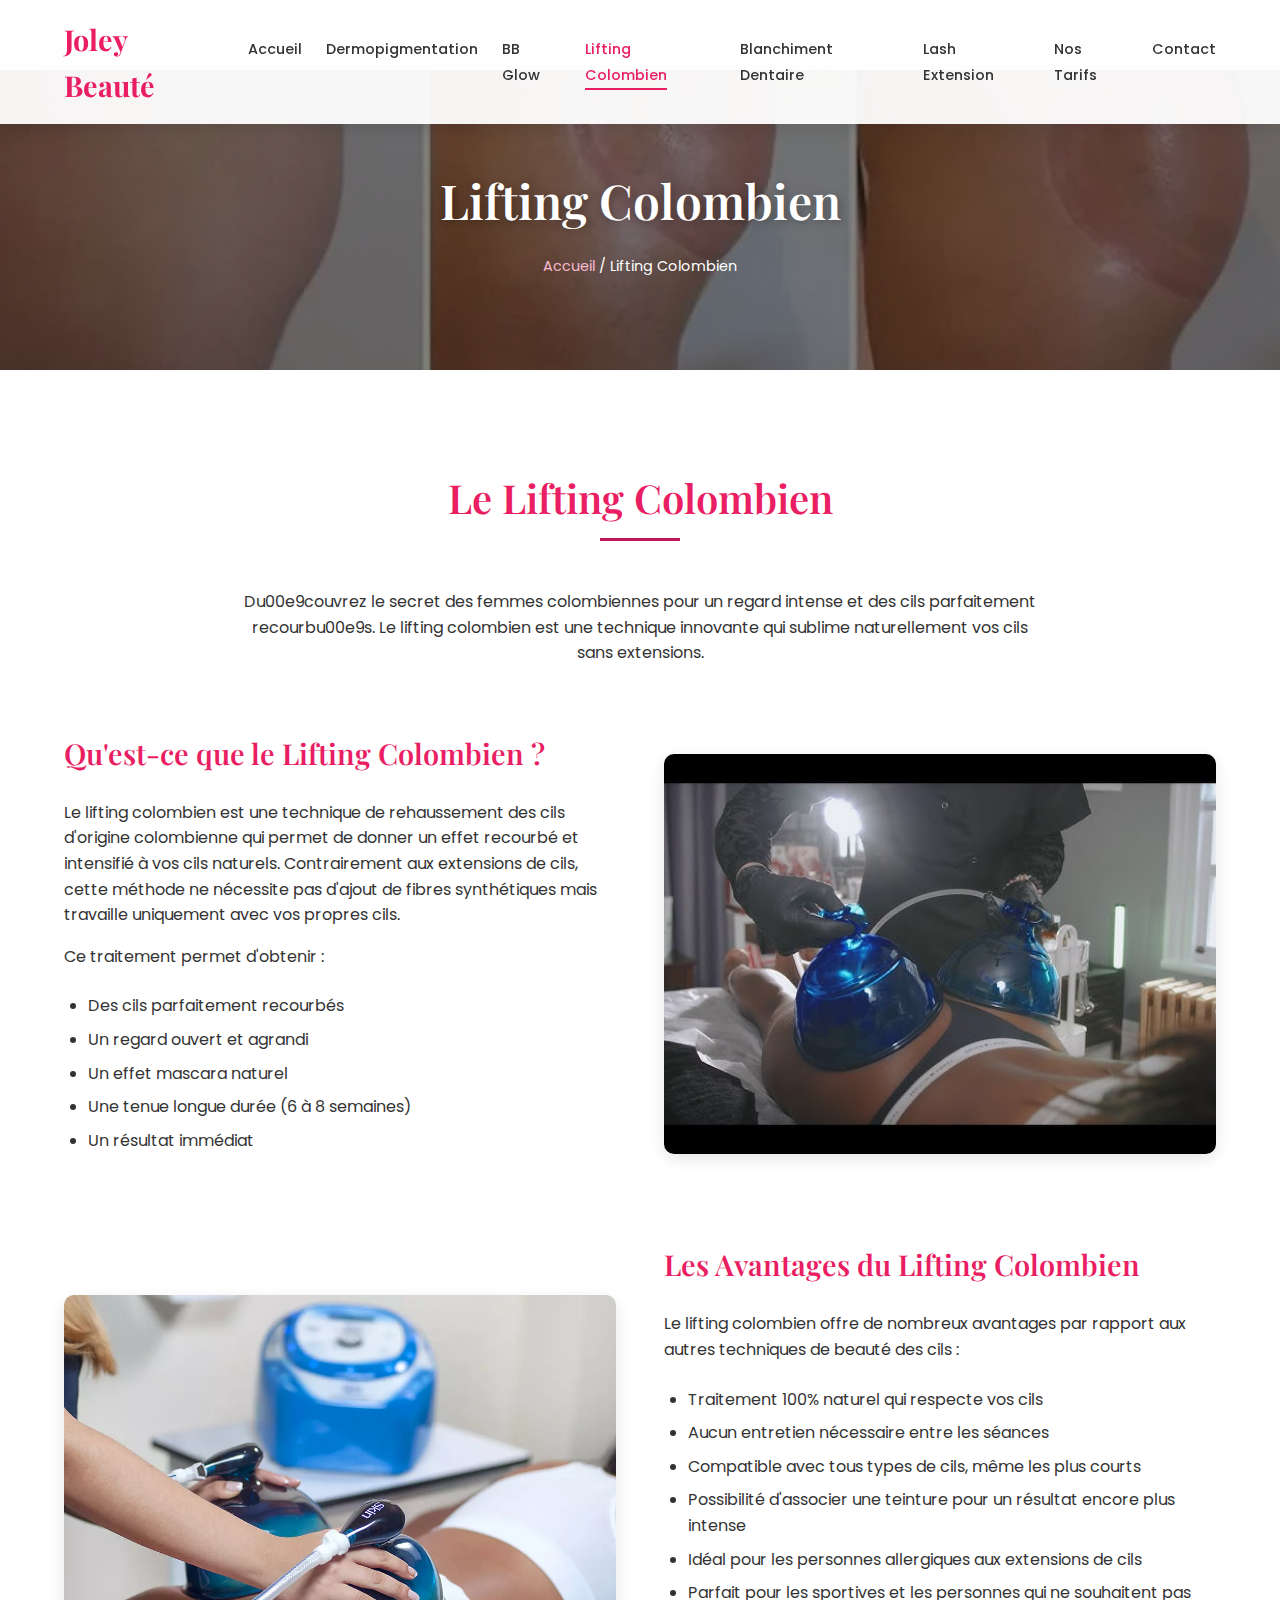
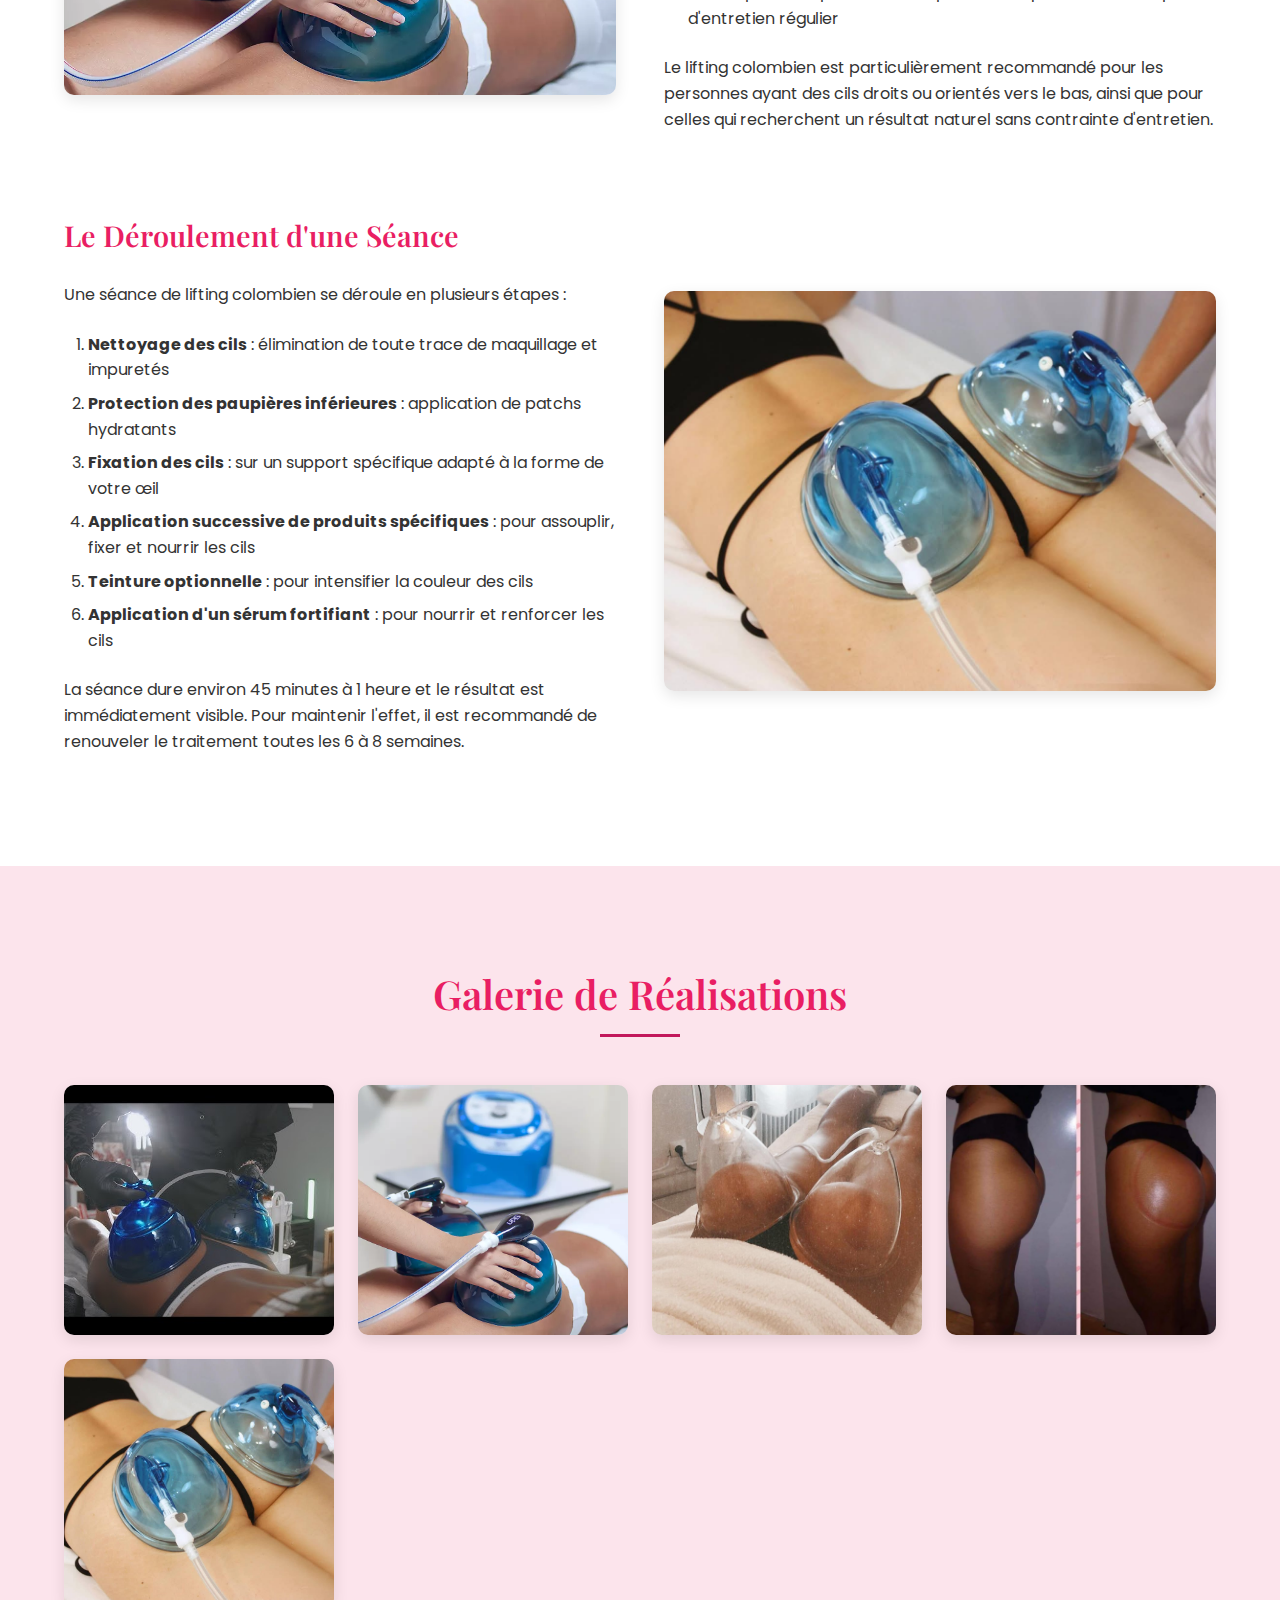
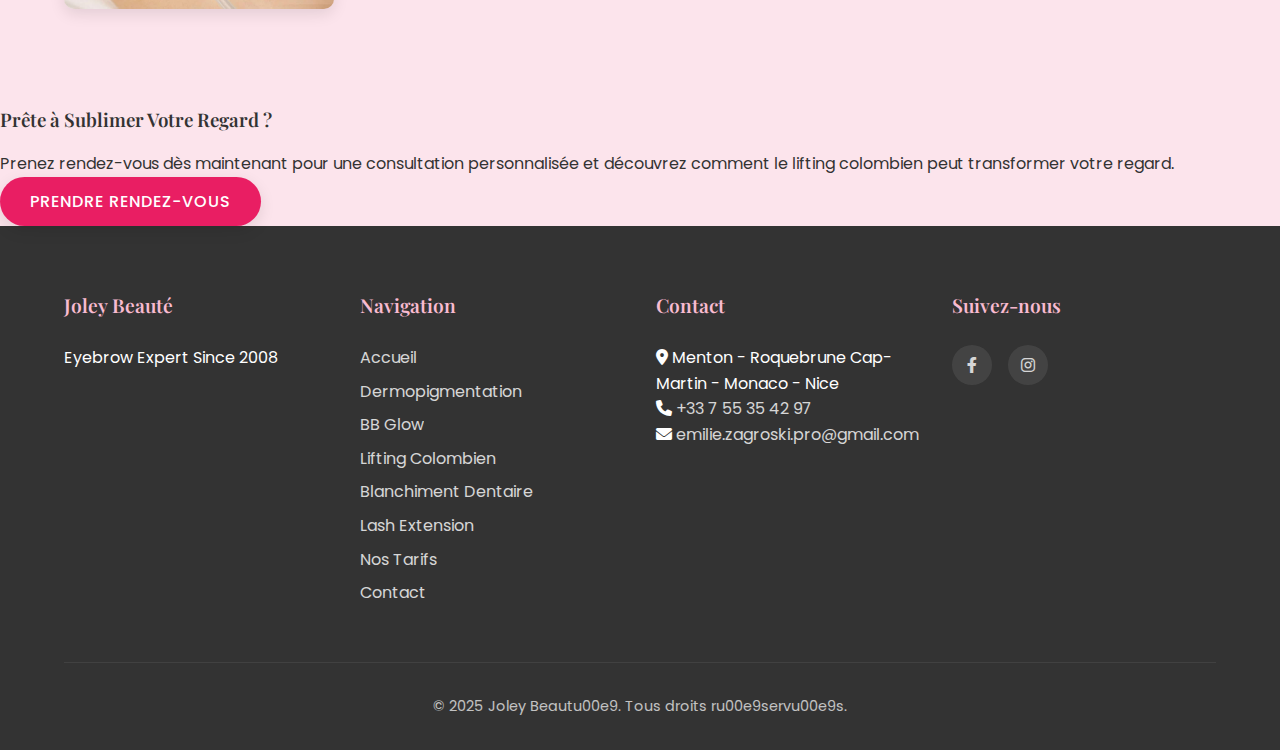
<file: lifting-colombien.html>
<!DOCTYPE html>
<html lang="fr">
<head>
    <meta charset="UTF-8">
    <meta name="viewport" content="width=device-width, initial-scale=1.0">
    <title>Lifting Colombien - Joley Beauté</title>
    <link rel="stylesheet" href="css/style.css">
    <link rel="stylesheet" href="css/service-pages.css">
    <link rel="stylesheet" href="https://cdnjs.cloudflare.com/ajax/libs/font-awesome/6.0.0/css/all.min.css">
    <link href="https://fonts.googleapis.com/css2?family=Playfair+Display:wght@400;500;600;700&family=Poppins:wght@300;400;500&display=swap" rel="stylesheet">
    <style>
        .page-banner {
            background-image: url('assets/lifting.jpg');
        }

        

        

    </style>
</head>
<body>
    <!-- Navigation -->
    <header>
        <nav class="navbar">
            <div class="logo">
                <a href="index.html">Joley Beauté</a>
            </div>
            <div class="menu-toggle">
                <span class="bar"></span>
                <span class="bar"></span>
                <span class="bar"></span>
            </div>
            <ul class="nav-menu">
                <li><a href="index.html">Accueil</a></li>
                <li><a href="dermopigmentation.html">Dermopigmentation</a></li>
                <li><a href="bb-glow.html">BB Glow</a></li>
                <li><a href="lifting-colombien.html" class="active">Lifting Colombien</a></li>
                <li><a href="blanchiment-dentaire.html">Blanchiment Dentaire</a></li>
                <li><a href="lash-extension.html">Lash Extension</a></li>
                <li><a href="tarifs.html">Nos Tarifs</a></li>
                <li><a href="contact.html">Contact</a></li>
            </ul>
        </nav>
    </header>

    <!-- Banner -->
    <section class="page-banner">
        <div class="banner-content">
            <h1>Lifting Colombien</h1>
            <div class="breadcrumb">
                <a href="index.html">Accueil</a> / <span>Lifting Colombien</span>
            </div>
        </div>
    </section>

    <!-- Service Introduction -->
    <section class="service-section">
        <div class="service-intro">
            <div class="section-title">
                <h2>Le Lifting Colombien</h2>
                <div class="separator"></div>
            </div>
            <p>Du00e9couvrez le secret des femmes colombiennes pour un regard intense et des cils parfaitement recourbu00e9s. Le lifting colombien est une technique innovante qui sublime naturellement vos cils sans extensions.</p>
        </div>
        
        <div class="service-content">
            <div class="service-description">
                <h3>Qu'est-ce que le Lifting Colombien ?</h3>
                <p>Le lifting colombien est une technique de rehaussement des cils d'origine colombienne qui permet de donner un effet recourbé et intensifié à vos cils naturels. Contrairement aux extensions de cils, cette méthode ne nécessite pas d'ajout de fibres synthétiques mais travaille uniquement avec vos propres cils.</p>
                <p>Ce traitement permet d'obtenir :</p>
                <ul>
                    <li>Des cils parfaitement recourbés</li>
                    <li>Un regard ouvert et agrandi</li>
                    <li>Un effet mascara naturel</li>
                    <li>Une tenue longue durée (6 à 8 semaines)</li>
                    <li>Un résultat immédiat</li>
                </ul>
            </div>
            <div class="service-image">
                <img src="assets/lifting1.JPG" alt="Lifting Colombien">
            </div>
        </div>
        
        <div class="service-content" style="margin-top: 4rem;">
            <div class="service-image">
                <img src="assets/lifting2.jpg" alt="Résultats Lifting Colombien">
            </div>
            <div class="service-description">
                <h3>Les Avantages du Lifting Colombien</h3>
                <p>Le lifting colombien offre de nombreux avantages par rapport aux autres techniques de beauté des cils :</p>
                <ul>
                    <li>Traitement 100% naturel qui respecte vos cils</li>
                    <li>Aucun entretien nécessaire entre les séances</li>
                    <li>Compatible avec tous types de cils, même les plus courts</li>
                    <li>Possibilité d'associer une teinture pour un résultat encore plus intense</li>
                    <li>Idéal pour les personnes allergiques aux extensions de cils</li>
                    <li>Parfait pour les sportives et les personnes qui ne souhaitent pas d'entretien régulier</li>
                </ul>
                <p>Le lifting colombien est particulièrement recommandé pour les personnes ayant des cils droits ou orientés vers le bas, ainsi que pour celles qui recherchent un résultat naturel sans contrainte d'entretien.</p>
            </div>
        </div>
        
        <div class="service-content" style="margin-top: 4rem;">
            <div class="service-description">
                <h3>Le Déroulement d'une Séance</h3>
                <p>Une séance de lifting colombien se déroule en plusieurs étapes :</p>
                <ol>
                    <li><strong>Nettoyage des cils</strong> : élimination de toute trace de maquillage et impuretés</li>
                    <li><strong>Protection des paupières inférieures</strong> : application de patchs hydratants</li>
                    <li><strong>Fixation des cils</strong> : sur un support spécifique adapté à la forme de votre œil</li>
                    <li><strong>Application successive de produits spécifiques</strong> : pour assouplir, fixer et nourrir les cils</li>
                    <li><strong>Teinture optionnelle</strong> : pour intensifier la couleur des cils</li>
                    <li><strong>Application d'un sérum fortifiant</strong> : pour nourrir et renforcer les cils</li>
                </ol>
                <p>La séance dure environ 45 minutes à 1 heure et le résultat est immédiatement visible. Pour maintenir l'effet, il est recommandé de renouveler le traitement toutes les 6 à 8 semaines.</p>
            </div>
            <div class="service-image">
                <img src="assets/lifting5.JPG" alt="Processus Lifting Colombien">
            </div>
        </div>
    </section>

    <!-- Gallery Section -->
    <section class="service-gallery">
        <div class="section-title">
            <h2>Galerie de Réalisations</h2>
            <div class="separator"></div>
        </div>
        <div class="gallery-container">
            <div class="gallery-item">
                <img src="assets/lifting1.JPG" alt="Lifting Colombien Résultat">
            </div>
            <div class="gallery-item">
                <img src="assets/lifting2.jpg" alt="Lifting Colombien Résultat">
            </div>
            <div class="gallery-item">
                <img src="assets/lifting3.jpg" alt="Lifting Colombien Résultat">
            </div>
            <div class="gallery-item">
                <img src="assets/lifting4.jpg" alt="Lifting Colombien Résultat">
            </div>
            <div class="gallery-item">
                <img src="assets/lifting5.JPG" alt="Lifting Colombien Résultat">
            </div>
        </div>
    </section>

    <!-- Call to Action Section -->
    <section class="cta-section cta-section-styled">
        <div class="cta-content">
            <h3>Prête à Sublimer Votre Regard ?</h3>
            <p>Prenez rendez-vous dès maintenant pour une consultation personnalisée et découvrez comment le lifting colombien peut transformer votre regard.</p>
            <a href="contact.html" class="btn">Prendre Rendez-vous</a>
        </div>
    </section>

    <!-- Footer -->
    <footer>
        <div class="footer-container">
            <div class="footer-section">
                <h4>Joley Beauté</h4>
                <p>Eyebrow Expert Since 2008</p>
            </div>
            <div class="footer-section">
                <h4>Navigation</h4>
                <ul>
                    <li><a href="index.html">Accueil</a></li>
                    <li><a href="dermopigmentation.html">Dermopigmentation</a></li>
                    <li><a href="bb-glow.html">BB Glow</a></li>
                    <li><a href="lifting-colombien.html">Lifting Colombien</a></li>
                    <li><a href="blanchiment-dentaire.html">Blanchiment Dentaire</a></li>
                    <li><a href="lash-extension.html">Lash Extension</a></li>
                    <li><a href="tarifs.html">Nos Tarifs</a></li>
                    <li><a href="contact.html">Contact</a></li>
                </ul>
            </div>
            <div class="footer-section">
                <h4>Contact</h4>
                <p><i class="fas fa-map-marker-alt"></i> Menton - Roquebrune Cap-Martin - Monaco - Nice</p>
                <p><i class="fas fa-phone"></i> <a href="tel:+33755354297">+33 7 55 35 42 97</a></p>
                <p><i class="fas fa-envelope"></i> <a href="mailto:emilie.zagroski.pro@gmail.com">emilie.zagroski.pro@gmail.com</a></p>
            </div>
            <div class="footer-section">
                <h4>Suivez-nous</h4>
                <div class="social-icons">
                    <a href="#" target="_blank" title="Suivez-nous sur Facebook"><i class="fab fa-facebook-f"></i></a>
                    <a href="https://www.instagram.com/joleybeaute?utm_source=ig_web_button_share_sheet&igsh=ZDNlZDc0MzIxNw==" target="_blank" rel="noopener" title="Suivez-nous sur Instagram"><i class="fab fa-instagram"></i></a>
                </div>
            </div>
        </div>
        <div class="copyright">
            <p>&copy; 2025 Joley Beautu00e9. Tous droits ru00e9servu00e9s.</p>
        </div>
    </footer>

    <script src="js/script.js"></script>
</body>
</html>
</file>
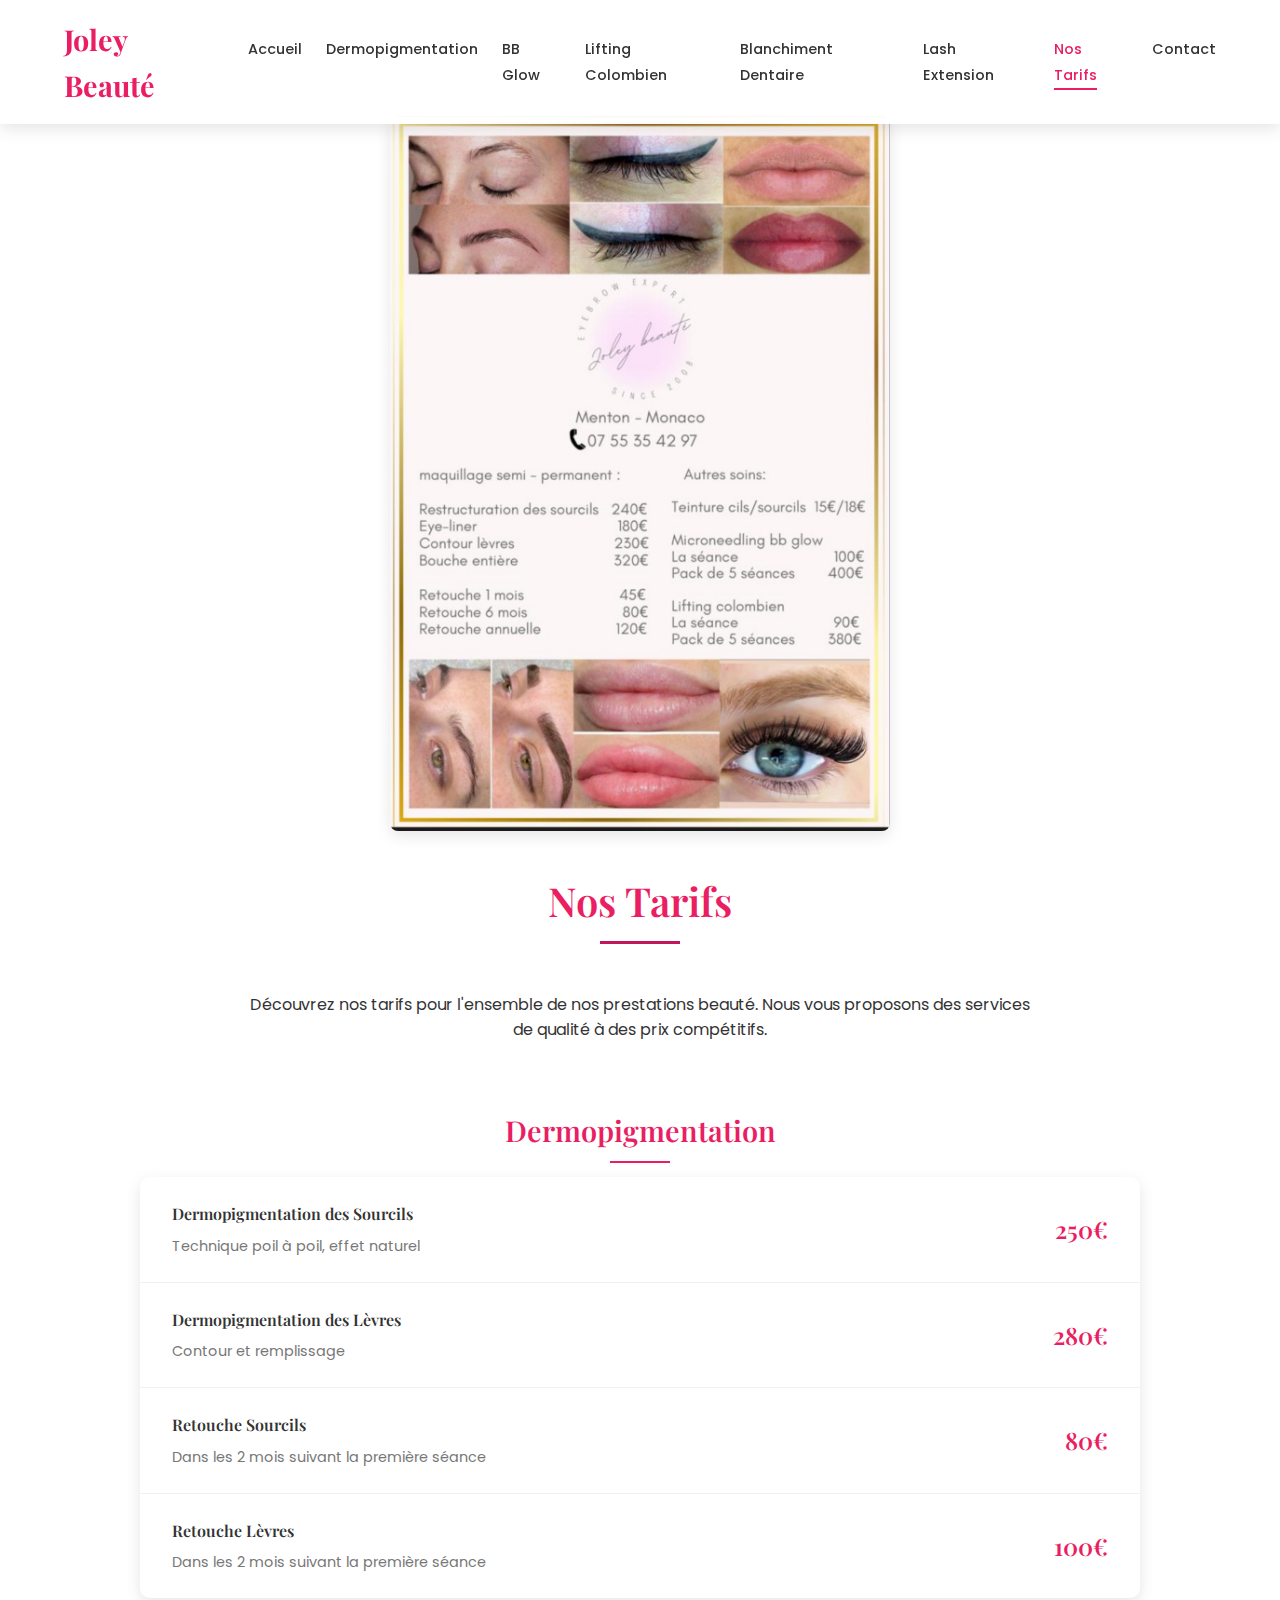
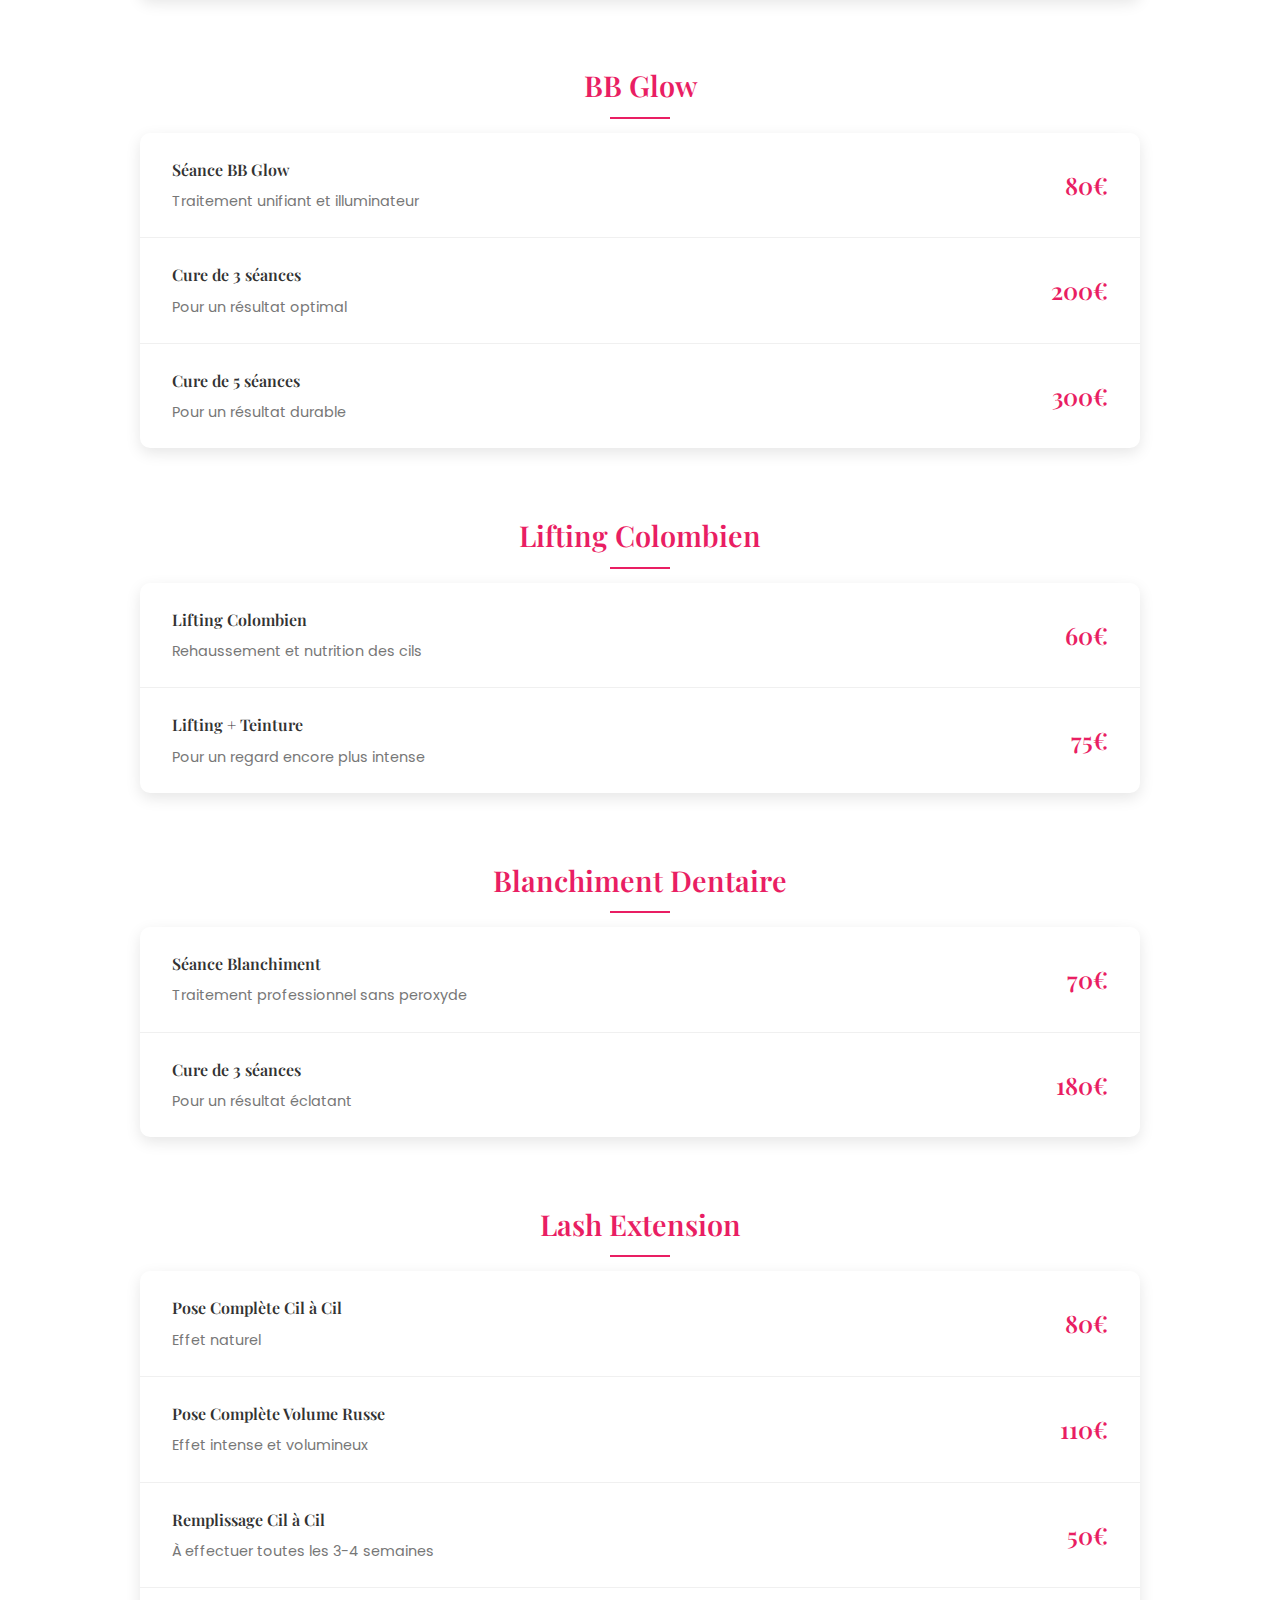
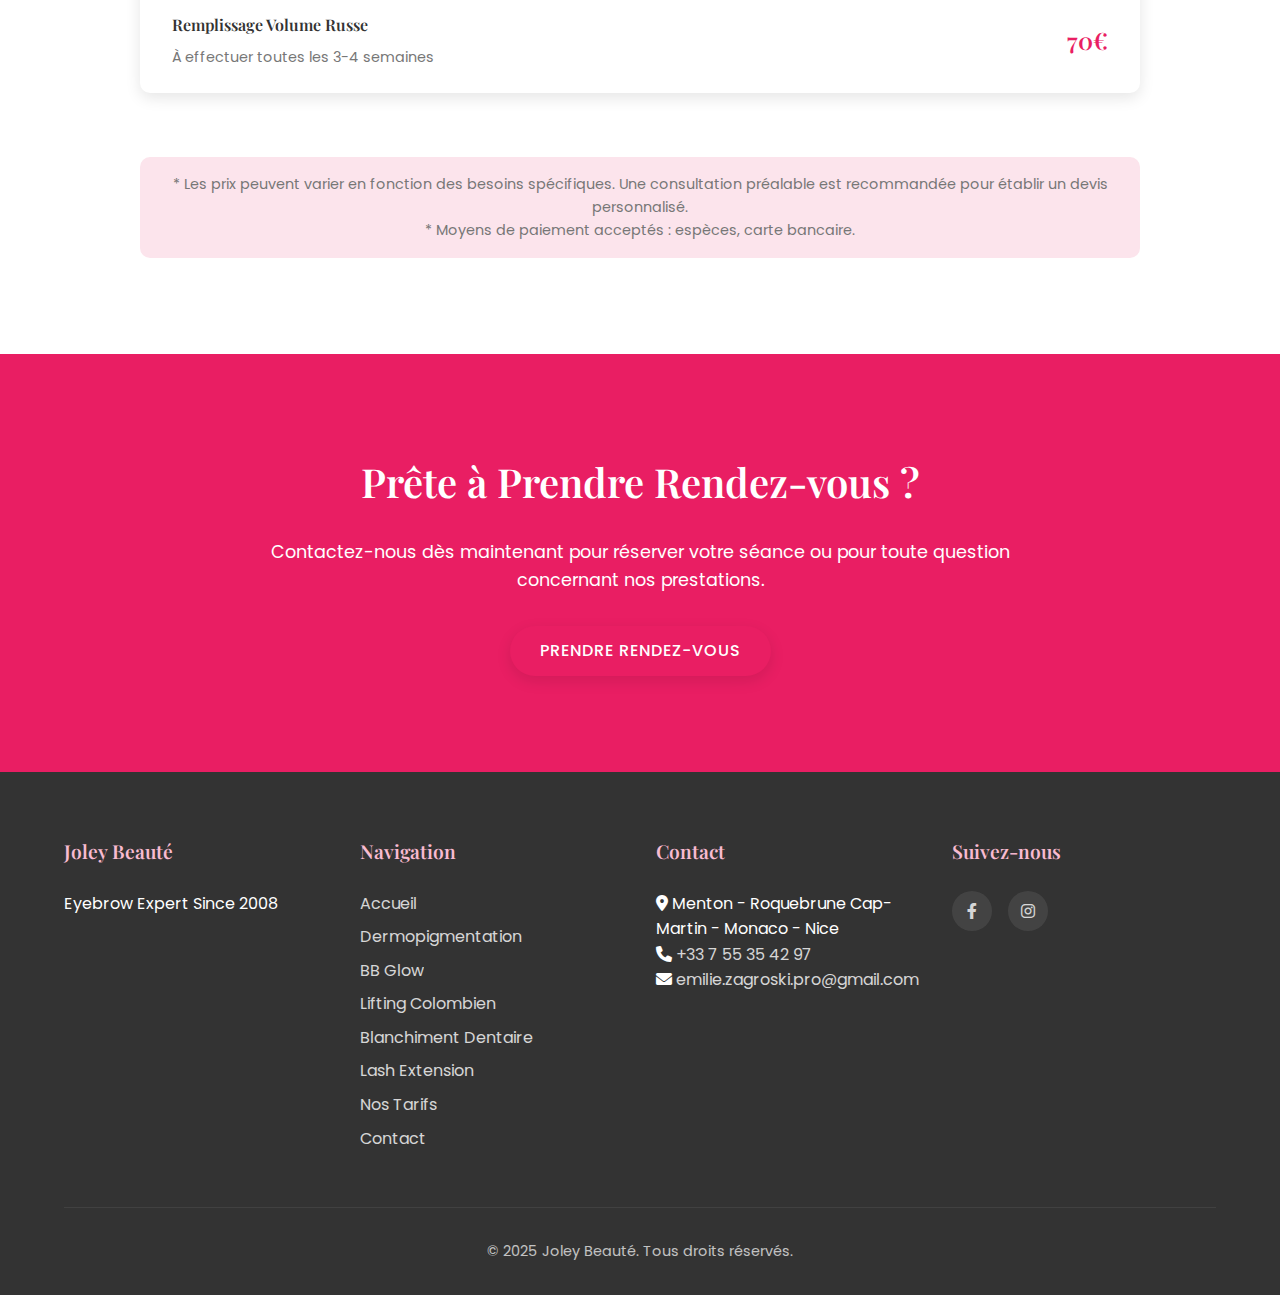
<file: tarifs.html>
<!DOCTYPE html>
<html lang="fr">
<head>
    <meta charset="UTF-8">
    <meta name="viewport" content="width=device-width, initial-scale=1.0">
    <title>Nos Tarifs - Joley Beauté</title>
    <link rel="stylesheet" href="css/style.css">
    <link rel="stylesheet" href="css/service-pages.css">
    <link rel="stylesheet" href="https://cdnjs.cloudflare.com/ajax/libs/font-awesome/6.0.0/css/all.min.css">
    <link href="https://fonts.googleapis.com/css2?family=Playfair+Display:wght@400;500;600;700&family=Poppins:wght@300;400;500&display=swap" rel="stylesheet">
    <style>
        /* Additional styles for tarifs page */
        .tarif-image-simple {
            max-width: 500px;
            margin: 0 auto 30px;
            padding-top: 20px;
        }
        
        .simple-image {
            width: 100%;
            height: auto;
            border-radius: 8px;
            box-shadow: var(--shadow);
        }
        
        .tarifs-section {
            padding: 6rem 5%;
            background-color: var(--light-color);
        }
        
        .tarifs-intro {
            max-width: 800px;
            margin: 0 auto 4rem;
            text-align: center;
        }
        
        .tarifs-container {
            max-width: 1000px;
            margin: 0 auto;
        }
        
        .tarif-category {
            margin-bottom: 4rem;
        }
        
        .category-title {
            color: var(--secondary-color);
            font-size: 1.8rem;
            margin-bottom: 1.5rem;
            text-align: center;
            position: relative;
        }
        
        .category-title::after {
            content: '';
            position: absolute;
            bottom: -10px;
            left: 50%;
            transform: translateX(-50%);
            width: 60px;
            height: 2px;
            background-color: var(--secondary-color);
        }
        
        .tarif-list {
            background-color: var(--light-color);
            border-radius: 10px;
            box-shadow: var(--shadow);
            overflow: hidden;
        }
        
        .tarif-item {
            display: flex;
            justify-content: space-between;
            align-items: center;
            padding: 1.5rem 2rem;
            border-bottom: 1px solid #f0f0f0;
        }
        
        .tarif-item:last-child {
            border-bottom: none;
        }
        
        .tarif-item:hover {
            background-color: var(--light-bg);
        }
        
        .tarif-name {
            flex: 1;
        }
        
        .tarif-name h4 {
            margin-bottom: 0.5rem;
            color: var(--text-color);
        }
        
        .tarif-name p {
            font-size: 0.9rem;
            color: #777;
        }
        
        .tarif-price {
            font-family: 'Playfair Display', serif;
            font-size: 1.5rem;
            font-weight: 600;
            color: var(--secondary-color);
            padding-left: 2rem;
            white-space: nowrap;
        }
        
        .tarif-note {
            text-align: center;
            margin-top: 2rem;
            padding: 1rem;
            background-color: var(--light-bg);
            border-radius: 10px;
            font-size: 0.9rem;
            color: #777;
        }
        
        .cta-section {
            padding: 6rem 5%;
            background-color: var(--secondary-color);
            color: var(--light-color);
            text-align: center;
        }
        
        .cta-content {
            max-width: 800px;
            margin: 0 auto;
        }
        
        .cta-content h3 {
            font-size: 2.5rem;
            margin-bottom: 1.5rem;
        }
        
        .cta-content p {
            margin-bottom: 2rem;
            font-size: 1.1rem;
        }
        
        .btn-light {
            background-color: var(--light-color);
            color: var(--secondary-color);
        }
        
        .btn-light:hover {
            background-color: var(--primary-color);
            color: var(--text-color);
        }
        
        @media screen and (max-width: 768px) {
            .tarif-item {
                flex-direction: column;
                align-items: flex-start;
            }
            
            .tarif-price {
                padding-left: 0;
                margin-top: 1rem;
            }
            
            .page-banner {
                height: 200px;
            }
            
            .banner-content h1 {
                font-size: 2rem;
            }
        }
    </style>
</head>
<body>
    <!-- Navigation -->
    <header>
        <nav class="navbar">
            <div class="logo">
                <a href="index.html">Joley Beauté</a>
            </div>
            <div class="menu-toggle">
                <span class="bar"></span>
                <span class="bar"></span>
                <span class="bar"></span>
            </div>
            <ul class="nav-menu">
                <li><a href="index.html">Accueil</a></li>
                <li><a href="dermopigmentation.html">Dermopigmentation</a></li>
                <li><a href="bb-glow.html">BB Glow</a></li>
                <li><a href="lifting-colombien.html">Lifting Colombien</a></li>
                <li><a href="blanchiment-dentaire.html">Blanchiment Dentaire</a></li>
                <li><a href="lash-extension.html">Lash Extension</a></li>
                <li><a href="tarifs.html" class="active">Nos Tarifs</a></li>
                <li><a href="contact.html">Contact</a></li>
            </ul>
        </nav>
    </header>

    <!-- Tarifs Section -->
    <section class="tarifs-section">
        <div class="tarif-image-simple">
            <img src="assets/tarifs.jpg" alt="Tarifs Joley Beauté" class="simple-image">
        </div>
        <div class="tarifs-intro">
            <div class="section-title">
                <h2>Nos Tarifs</h2>
                <div class="separator"></div>
            </div>
            <p>Découvrez nos tarifs pour l'ensemble de nos prestations beauté. Nous vous proposons des services de qualité à des prix compétitifs.</p>
        </div>
        
        <div class="tarifs-container">
            <!-- Dermopigmentation -->
            <div class="tarif-category">
                <h3 class="category-title">Dermopigmentation</h3>
                <div class="tarif-list">
                    <div class="tarif-item">
                        <div class="tarif-name">
                            <h4>Dermopigmentation des Sourcils</h4>
                            <p>Technique poil à poil, effet naturel</p>
                        </div>
                        <div class="tarif-price">250€</div>
                    </div>
                    <div class="tarif-item">
                        <div class="tarif-name">
                            <h4>Dermopigmentation des Lèvres</h4>
                            <p>Contour et remplissage</p>
                        </div>
                        <div class="tarif-price">280€</div>
                    </div>
                    <div class="tarif-item">
                        <div class="tarif-name">
                            <h4>Retouche Sourcils</h4>
                            <p>Dans les 2 mois suivant la première séance</p>
                        </div>
                        <div class="tarif-price">80€</div>
                    </div>
                    <div class="tarif-item">
                        <div class="tarif-name">
                            <h4>Retouche Lèvres</h4>
                            <p>Dans les 2 mois suivant la première séance</p>
                        </div>
                        <div class="tarif-price">100€</div>
                    </div>
                </div>
            </div>
            
            <!-- BB Glow -->
            <div class="tarif-category">
                <h3 class="category-title">BB Glow</h3>
                <div class="tarif-list">
                    <div class="tarif-item">
                        <div class="tarif-name">
                            <h4>Séance BB Glow</h4>
                            <p>Traitement unifiant et illuminateur</p>
                        </div>
                        <div class="tarif-price">80€</div>
                    </div>
                    <div class="tarif-item">
                        <div class="tarif-name">
                            <h4>Cure de 3 séances</h4>
                            <p>Pour un résultat optimal</p>
                        </div>
                        <div class="tarif-price">200€</div>
                    </div>
                    <div class="tarif-item">
                        <div class="tarif-name">
                            <h4>Cure de 5 séances</h4>
                            <p>Pour un résultat durable</p>
                        </div>
                        <div class="tarif-price">300€</div>
                    </div>
                </div>
            </div>
            
            <!-- Lifting Colombien -->
            <div class="tarif-category">
                <h3 class="category-title">Lifting Colombien</h3>
                <div class="tarif-list">
                    <div class="tarif-item">
                        <div class="tarif-name">
                            <h4>Lifting Colombien</h4>
                            <p>Rehaussement et nutrition des cils</p>
                        </div>
                        <div class="tarif-price">60€</div>
                    </div>
                    <div class="tarif-item">
                        <div class="tarif-name">
                            <h4>Lifting + Teinture</h4>
                            <p>Pour un regard encore plus intense</p>
                        </div>
                        <div class="tarif-price">75€</div>
                    </div>
                </div>
            </div>
            
            <!-- Blanchiment Dentaire -->
            <div class="tarif-category">
                <h3 class="category-title">Blanchiment Dentaire</h3>
                <div class="tarif-list">
                    <div class="tarif-item">
                        <div class="tarif-name">
                            <h4>Séance Blanchiment</h4>
                            <p>Traitement professionnel sans peroxyde</p>
                        </div>
                        <div class="tarif-price">70€</div>
                    </div>
                    <div class="tarif-item">
                        <div class="tarif-name">
                            <h4>Cure de 3 séances</h4>
                            <p>Pour un résultat éclatant</p>
                        </div>
                        <div class="tarif-price">180€</div>
                    </div>
                </div>
            </div>
            
            <!-- Lash Extension -->
            <div class="tarif-category">
                <h3 class="category-title">Lash Extension</h3>
                <div class="tarif-list">
                    <div class="tarif-item">
                        <div class="tarif-name">
                            <h4>Pose Complète Cil à Cil</h4>
                            <p>Effet naturel</p>
                        </div>
                        <div class="tarif-price">80€</div>
                    </div>
                    <div class="tarif-item">
                        <div class="tarif-name">
                            <h4>Pose Complète Volume Russe</h4>
                            <p>Effet intense et volumineux</p>
                        </div>
                        <div class="tarif-price">110€</div>
                    </div>
                    <div class="tarif-item">
                        <div class="tarif-name">
                            <h4>Remplissage Cil à Cil</h4>
                            <p>À effectuer toutes les 3-4 semaines</p>
                        </div>
                        <div class="tarif-price">50€</div>
                    </div>
                    <div class="tarif-item">
                        <div class="tarif-name">
                            <h4>Remplissage Volume Russe</h4>
                            <p>À effectuer toutes les 3-4 semaines</p>
                        </div>
                        <div class="tarif-price">70€</div>
                    </div>
                </div>
            </div>
            
            <div class="tarif-note">
                <p>* Les prix peuvent varier en fonction des besoins spécifiques. Une consultation préalable est recommandée pour établir un devis personnalisé.</p>
                <p>* Moyens de paiement acceptés : espèces, carte bancaire.</p>
            </div>
        </div>
    </section>

    <!-- Call to Action Section -->
    <section class="cta-section cta-section-styled">
        <div class="cta-content">
            <h3>Prête à Prendre Rendez-vous ?</h3>
            <p>Contactez-nous dès maintenant pour réserver votre séance ou pour toute question concernant nos prestations.</p>
            <a href="contact.html" class="btn">Prendre Rendez-vous</a>
        </div>
    </section>

    <!-- Footer -->
    <footer>
        <div class="footer-container">
            <div class="footer-section">
                <h4>Joley Beauté</h4>
                <p>Eyebrow Expert Since 2008</p>
            </div>
            <div class="footer-section">
                <h4>Navigation</h4>
                <ul>
                    <li><a href="index.html">Accueil</a></li>
                    <li><a href="dermopigmentation.html">Dermopigmentation</a></li>
                    <li><a href="bb-glow.html">BB Glow</a></li>
                    <li><a href="lifting-colombien.html">Lifting Colombien</a></li>
                    <li><a href="blanchiment-dentaire.html">Blanchiment Dentaire</a></li>
                    <li><a href="lash-extension.html">Lash Extension</a></li>
                    <li><a href="tarifs.html">Nos Tarifs</a></li>
                    <li><a href="contact.html">Contact</a></li>
                </ul>
            </div>
            <div class="footer-section">
                <h4>Contact</h4>
                <p><i class="fas fa-map-marker-alt"></i> Menton - Roquebrune Cap-Martin - Monaco - Nice</p>
                <p><i class="fas fa-phone"></i> <a href="tel:+33755354297">+33 7 55 35 42 97</a></p>
                <p><i class="fas fa-envelope"></i> <a href="mailto:emilie.zagroski.pro@gmail.com">emilie.zagroski.pro@gmail.com</a></p>
            </div>
            <div class="footer-section">
                <h4>Suivez-nous</h4>
                <div class="social-icons">
                    <a href="#" target="_blank" title="Suivez-nous sur Facebook"><i class="fab fa-facebook-f"></i></a>
                    <a href="https://www.instagram.com/joleybeaute?utm_source=ig_web_button_share_sheet&igsh=ZDNlZDc0MzIxNw==" target="_blank" rel="noopener" title="Suivez-nous sur Instagram"><i class="fab fa-instagram"></i></a>
                </div>
            </div>
        </div>
        <div class="copyright">
            <p>&copy; 2025 Joley Beauté. Tous droits réservés.</p>
        </div>
    </footer>

    <script src="js/script.js"></script>
</body>
</html>
</file>
<file: css/style.css>
/* Base Styles */
:root {
    --primary-color: #f8bbd0; /* Rose pâle */
    --secondary-color: #e91e63; /* Rose plus foncé */
    --accent-color: #c2185b; /* Rose accent */
    --text-color: #333333; /* Noir pour le texte */
    --light-color: #ffffff; /* Blanc */
    --light-bg: #fce4ec; /* Fond rose très pâle */
    --shadow: 0 5px 15px rgba(0, 0, 0, 0.1);
    --transition: all 0.3s ease;
}

* {
    margin: 0;
    padding: 0;
    box-sizing: border-box;
}

body {
    font-family: 'Poppins', sans-serif;
    color: var(--text-color);
    line-height: 1.6;
    background-color: var(--light-bg);
}

h1, h2, h3, h4, h5, h6 {
    font-family: 'Playfair Display', serif;
    font-weight: 600;
    margin-bottom: 1rem;
}

a {
    text-decoration: none;
    color: inherit;
    transition: var(--transition);
}

ul {
    list-style: none;
}

.section-title {
    text-align: center;
    margin-bottom: 3rem;
}

.section-title h2 {
    font-size: 2.5rem;
    color: var(--secondary-color);
    margin-bottom: 0.5rem;
}

.separator {
    width: 80px;
    height: 3px;
    background-color: var(--accent-color);
    margin: 0 auto;
}

.btn {
    display: inline-block;
    background-color: var(--secondary-color);
    color: var(--light-color);
    padding: 12px 30px;
    border-radius: 30px;
    font-weight: 500;
    text-transform: uppercase;
    letter-spacing: 1px;
    transition: var(--transition);
    box-shadow: var(--shadow);
}

.btn:hover {
    background-color: var(--accent-color);
    transform: translateY(-3px);
}

.btn-outline {
    display: inline-block;
    border: 2px solid var(--secondary-color);
    color: var(--secondary-color);
    padding: 8px 20px;
    border-radius: 30px;
    font-weight: 500;
    text-transform: uppercase;
    letter-spacing: 1px;
    transition: var(--transition);
}

.btn-outline:hover {
    background-color: var(--secondary-color);
    color: var(--light-color);
}

/* Navigation */
header {
    position: fixed;
    top: 0;
    left: 0;
    width: 100%;
    z-index: 1000;
    background-color: rgba(255, 255, 255, 0.95);
    box-shadow: var(--shadow);
}

.navbar {
    display: flex;
    justify-content: space-between;
    align-items: center;
    padding: 1rem 5%;
    max-width: 1400px;
    margin: 0 auto;
}

.logo a {
    font-family: 'Playfair Display', serif;
    font-size: 1.8rem;
    font-weight: 700;
    color: var(--secondary-color);
    display: block;
}

.nav-slogan {
    display: block;
    font-family: 'Playfair Display', serif;
    font-size: 0.9rem;
    font-style: italic;
    color: var(--accent-color);
    margin-top: -5px;
}

.nav-menu {
    display: flex;
}

.nav-menu li {
    margin-left: 1.5rem;
}

.nav-menu a {
    font-size: 0.9rem;
    font-weight: 500;
    color: var(--text-color);
    position: relative;
}

.nav-menu a:hover, .nav-menu a.active {
    color: var(--secondary-color);
}

.nav-menu a::after {
    content: '';
    position: absolute;
    bottom: -5px;
    left: 0;
    width: 0;
    height: 2px;
    background-color: var(--secondary-color);
    transition: var(--transition);
}

.nav-menu a:hover::after, .nav-menu a.active::after {
    width: 100%;
}

.menu-toggle {
    display: none;
    cursor: pointer;
}

.menu-toggle .bar {
    display: block;
    width: 25px;
    height: 3px;
    margin: 5px auto;
    background-color: var(--text-color);
    transition: var(--transition);
}

/* Hero Section */
.hero {
    position: relative;
    height: 100vh;
    display: flex;
    align-items: center;
    justify-content: center;
    color: var(--light-color);
    text-align: center;
    overflow: hidden;
}

.btn-rdv-container {
    position: absolute;
    bottom: 50px;
    right: 50px;
    z-index: 2;
}

.hero h1 {
    font-size: 4rem;
    margin-bottom: 1rem;
    text-shadow: 2px 2px 8px rgba(0, 0, 0, 0.3);
}

.hero .slogan {
    font-family: 'Playfair Display', serif;
    font-size: 1.8rem;
    font-style: italic;
    margin-bottom: 2rem;
    text-shadow: 2px 2px 8px rgba(0, 0, 0, 0.3);
}

.video-container {
    position: absolute;
    top: 0;
    left: 0;
    width: 100%;
    height: 100%;
    z-index: 1;
}

.video-container::after {
    content: '';
    position: absolute;
    top: 0;
    left: 0;
    width: 100%;
    height: 100%;
    background: rgba(0, 0, 0, 0.4);
}

#bg-video, #bg-image {
    width: 100%;
    height: 100%;
    object-fit: contain;
    background-color: var(--light-bg);
}

/* Services Section */
.services {
    padding: 6rem 5%;
    background-color: var(--light-color);
}

.services-container {
    display: grid;
    grid-template-columns: repeat(auto-fill, minmax(300px, 1fr));
    gap: 2rem;
    max-width: 1400px;
    margin: 0 auto;
}

.service-box {
    background-color: var(--light-color);
    border-radius: 10px;
    overflow: hidden;
    box-shadow: var(--shadow);
    transition: var(--transition);
    text-align: center;
    padding-bottom: 2rem;
}

.service-box:hover {
    transform: translateY(-10px);
}

.service-title {
    height: 150px;
    overflow: hidden;
    display: flex;
    align-items: center;
    justify-content: center;
    background: linear-gradient(135deg, #f9e6e8, #f8d0d8);
    border-top-left-radius: 10px;
    border-top-right-radius: 10px;
}

.elegant-title-container {
    display: flex;
    flex-direction: column;
    align-items: center;
    justify-content: center;
}

.elegant-title {
    font-family: 'Playfair Display', serif;
    font-size: 1.8rem;
    font-weight: 500;
    color: var(--secondary-color);
    text-align: center;
    padding: 0 1rem;
    margin: 0 0 0.2rem 0;
    line-height: 1.2;
    text-shadow: 1px 1px 2px rgba(0, 0, 0, 0.1);
    transition: var(--transition);
}

.by-emilie {
    font-family: 'Playfair Display', serif;
    font-size: 1.1rem;
    font-style: italic;
    font-weight: 400;
    color: var(--text-color);
    opacity: 0.8;
}

.service-box:hover .elegant-title {
    transform: scale(1.05);
}

.service-box h3 {
    margin: 1.5rem 0 1rem;
    color: var(--secondary-color);
}

.service-box p {
    padding: 0 1.5rem;
    margin-bottom: 1.5rem;
    font-size: 0.9rem;
}

/* Carousel Section */
.carousel-section {
    padding: 6rem 5%;
    background-color: var(--light-bg);
}

.carousel-container {
    max-width: 1000px;
    margin: 0 auto;
    position: relative;
}

.carousel {
    display: flex;
    overflow: hidden;
    border-radius: 10px;
    box-shadow: var(--shadow);
}

.carousel-item {
    min-width: 100%;
    transition: var(--transition);
}

.carousel-item img {
    width: 100%;
    height: 500px;
    object-fit: cover;
}

.carousel-nav {
    position: absolute;
    bottom: 20px;
    left: 0;
    right: 0;
    display: flex;
    justify-content: center;
    gap: 1rem;
}

.prev-btn, .next-btn {
    background-color: rgba(255, 255, 255, 0.7);
    border: none;
    width: 40px;
    height: 40px;
    border-radius: 50%;
    cursor: pointer;
    display: flex;
    align-items: center;
    justify-content: center;
    transition: var(--transition);
}

.prev-btn:hover, .next-btn:hover {
    background-color: var(--secondary-color);
    color: var(--light-color);
}

/* About Section */
.about {
    padding: 6rem 5%;
    background-color: var(--light-color);
}

.about-container {
    display: flex;
    flex-direction: column;
    gap: 2rem;
    max-width: 1200px;
    margin: 0 auto;
}

.about-photos {
    display: flex;
    flex-wrap: wrap;
    gap: 2rem;
    justify-content: center;
}

.about-image, .owner-image {
    width: 45%;
    max-width: 500px;
    height: 450px;
    overflow: hidden;
    border-radius: 10px;
    box-shadow: 0 5px 15px rgba(0, 0, 0, 0.1);
}

.about-image img, .owner-image img {
    width: 100%;
    height: 100%;
    object-fit: cover;
    object-position: center 10%;
}

.about-content {
    width: 100%;
    text-align: center;
}

.about-content h3 {
    color: var(--secondary-color);
    font-size: 2rem;
    margin-bottom: 1.5rem;
}

.about-content p {
    margin-bottom: 1rem;
}

/* Footer */
footer {
    background-color: var(--text-color);
    color: var(--light-color);
    padding: 4rem 5% 2rem;
}

.footer-container {
    display: grid;
    grid-template-columns: repeat(auto-fit, minmax(200px, 1fr));
    gap: 2rem;
    max-width: 1400px;
    margin: 0 auto;
}

.footer-section h4 {
    color: var(--primary-color);
    margin-bottom: 1.5rem;
    font-size: 1.2rem;
}

.footer-section ul li {
    margin-bottom: 0.5rem;
}

.footer-section a {
    color: var(--light-color);
    opacity: 0.8;
}

.footer-section a:hover {
    opacity: 1;
    color: var(--primary-color);
}

.social-icons {
    display: flex;
    gap: 1rem;
}

.social-icons a {
    display: flex;
    align-items: center;
    justify-content: center;
    width: 40px;
    height: 40px;
    background-color: rgba(255, 255, 255, 0.1);
    border-radius: 50%;
    transition: var(--transition);
}

.social-icons a:hover {
    background-color: var(--primary-color);
    color: var(--text-color);
}

.copyright {
    text-align: center;
    padding-top: 2rem;
    margin-top: 3rem;
    border-top: 1px solid rgba(255, 255, 255, 0.1);
    font-size: 0.9rem;
    opacity: 0.7;
}

/* Responsive Design */
@media screen and (max-width: 992px) {
    .about-container {
        flex-direction: column;
    }
    
    .hero h1 {
        font-size: 3rem;
    }
    
    .hero .slogan {
        font-size: 1.5rem;
    }
}

@media screen and (max-width: 768px) {
    .menu-toggle {
        display: block;
    }
    
    .nav-menu {
        position: fixed;
        top: 70px;
        left: -100%;
        flex-direction: column;
        background-color: var(--light-color);
        width: 100%;
        text-align: center;
        transition: var(--transition);
        box-shadow: 0 10px 15px rgba(0, 0, 0, 0.1);
        padding: 2rem 0;
    }
    
    .nav-menu.active {
        left: 0;
    }
    
    .nav-menu li {
        margin: 1rem 0;
    }
    
    .carousel-item img {
        height: 350px;
    }
    
    .hero h1 {
        font-size: 2.5rem;
    }
    
    .hero .slogan {
        font-size: 1.2rem;
    }
}
</file>
<file: css/service-pages.css>
/* Styles communs pour toutes les pages de service */

/* Banner */
.page-banner {
    height: 300px;
    background-size: cover;
    background-position: center;
    display: flex;
    align-items: center;
    justify-content: center;
    color: var(--light-color);
    text-align: center;
    margin-top: 70px;
    position: relative;
}

.page-banner::before {
    content: '';
    position: absolute;
    top: 0;
    left: 0;
    width: 100%;
    height: 100%;
    background-color: rgba(0, 0, 0, 0.5);
    z-index: 1;
}

.banner-content {
    position: relative;
    z-index: 2;
}

.banner-content h1 {
    font-size: 3rem;
    margin-bottom: 1rem;
    text-shadow: 2px 2px 8px rgba(0, 0, 0, 0.3);
    font-family: 'Playfair Display', serif;
}

.breadcrumb {
    font-size: 0.9rem;
}

.breadcrumb a {
    color: var(--primary-color);
}

/* Service Section */
.service-section {
    padding: 6rem 5%;
    background-color: var(--light-color);
}

.service-intro {
    max-width: 800px;
    margin: 0 auto 4rem;
    text-align: center;
}

.service-intro p {
    margin-top: 1.5rem;
}

.service-content {
    display: grid;
    grid-template-columns: 1fr 1fr;
    gap: 3rem;
    max-width: 1200px;
    margin: 0 auto;
    align-items: center;
}

.service-description {
    order: 1;
}

.service-description h3 {
    color: var(--secondary-color);
    font-size: 1.8rem;
    margin-bottom: 1.5rem;
    font-family: 'Playfair Display', serif;
}

.service-description p {
    margin-bottom: 1rem;
    line-height: 1.6;
}

.service-description ul, .service-description ol {
    list-style: disc;
    padding-left: 1.5rem;
    margin: 1.5rem 0;
}

.service-description ol {
    list-style: decimal;
}

.service-description ul li, .service-description ol li {
    margin-bottom: 0.5rem;
}

.service-image {
    order: 2;
    border-radius: 10px;
    overflow: hidden;
    box-shadow: 0 5px 15px rgba(0, 0, 0, 0.1);
    height: 400px;
}

.service-image img {
    width: 100%;
    height: 100%;
    display: block;
    object-fit: cover;
}

/* Alternating layout */
.service-content:nth-child(odd) .service-description {
    order: 2;
}

.service-content:nth-child(odd) .service-image {
    order: 1;
}

/* Gallery Section */
.service-gallery {
    padding: 6rem 5%;
    background-color: var(--light-bg);
}

.gallery-container {
    display: grid;
    grid-template-columns: repeat(auto-fill, minmax(250px, 1fr));
    gap: 1.5rem;
    max-width: 1200px;
    margin: 0 auto;
}

.gallery-item {
    border-radius: 10px;
    overflow: hidden;
    box-shadow: 0 5px 15px rgba(0, 0, 0, 0.1);
    cursor: pointer;
    transition: 0.3s ease;
    height: 250px;
}

.gallery-item:hover {
    transform: translateY(-5px);
    box-shadow: 0 8px 20px rgba(0, 0, 0, 0.15);
}

.gallery-item img {
    width: 100%;
    height: 100%;
    object-fit: cover;
    display: block;
}

/* Responsive Design */
@media screen and (max-width: 992px) {
    .service-content {
        grid-template-columns: 1fr;
        gap: 2rem;
    }
    
    .service-description, .service-image,
    .service-content:nth-child(odd) .service-description,
    .service-content:nth-child(odd) .service-image {
        order: unset;
    }
    
    .service-image {
        height: 350px;
    }
}

@media screen and (max-width: 768px) {
    .banner-content h1 {
        font-size: 2rem;
    }
    
    .service-section, .service-gallery {
        padding: 4rem 5%;
    }
    
    .gallery-container {
        grid-template-columns: repeat(auto-fill, minmax(200px, 1fr));
    }
}
</file>
